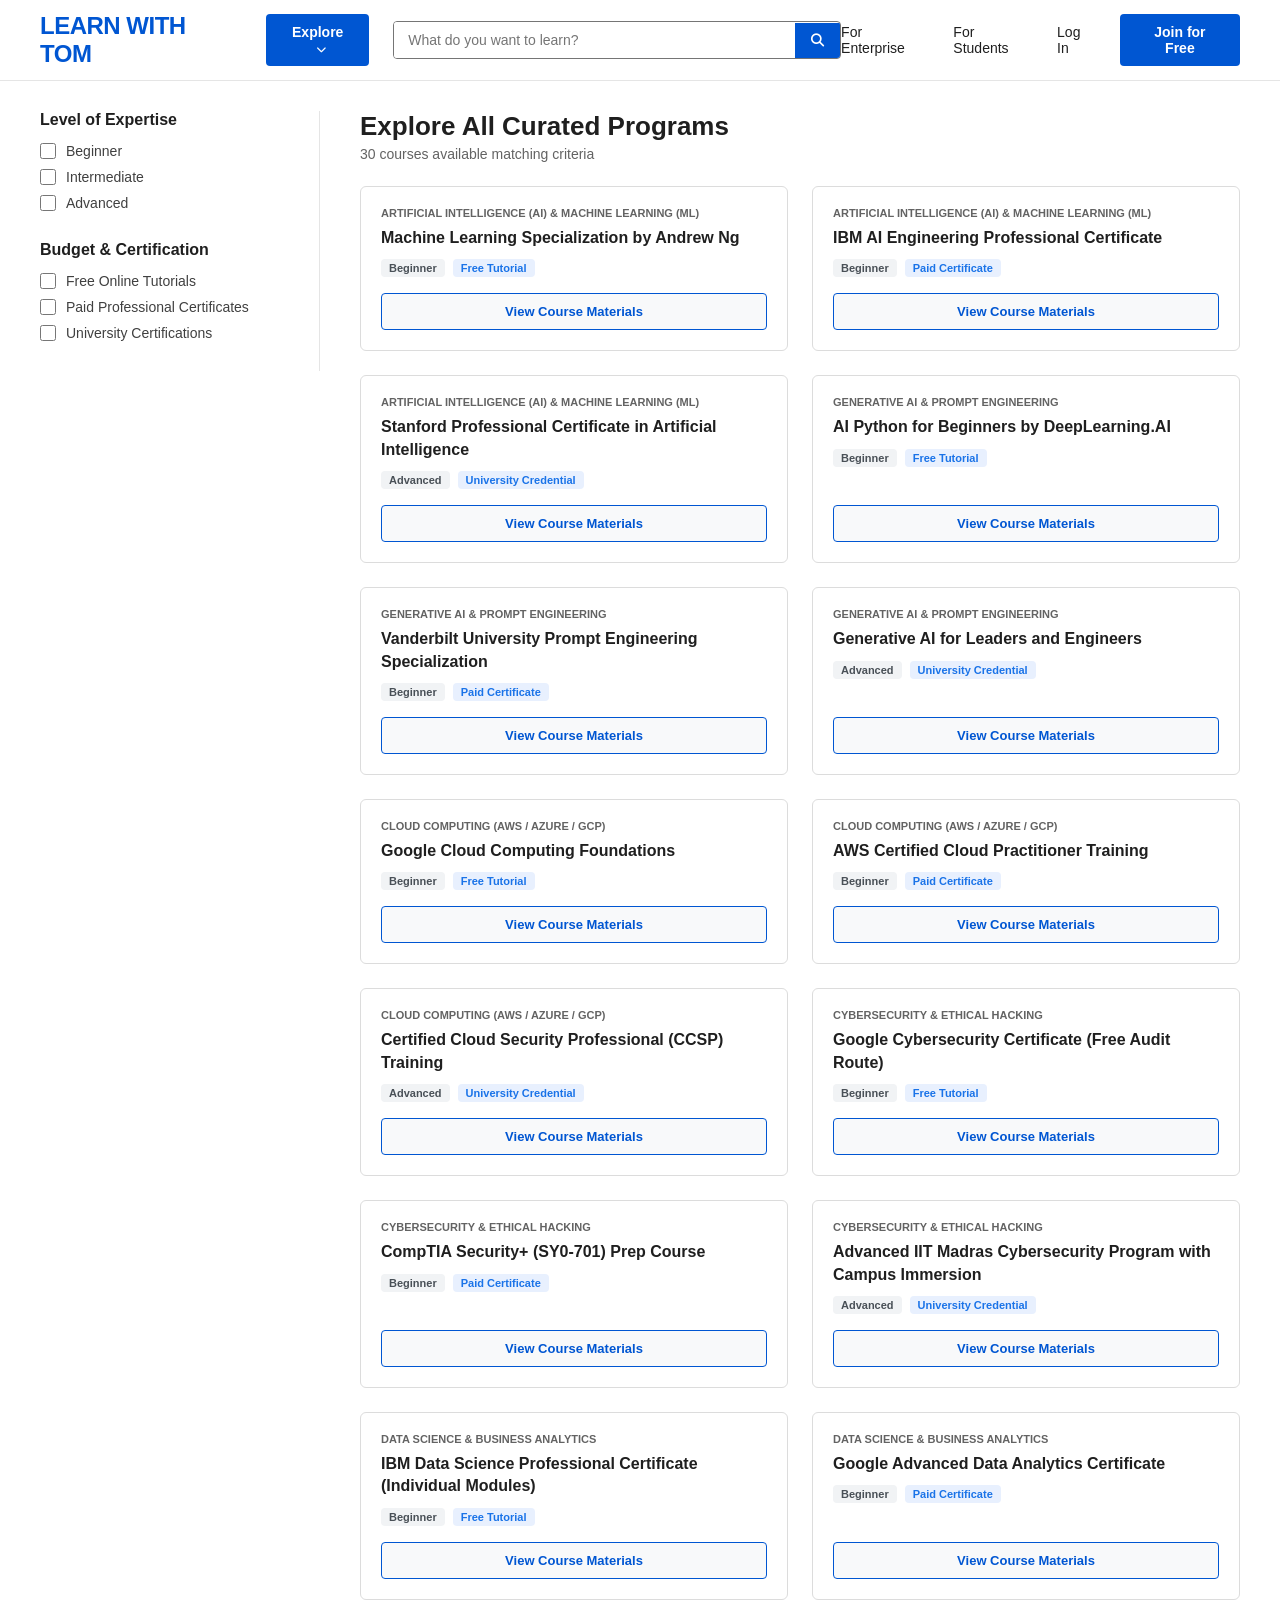
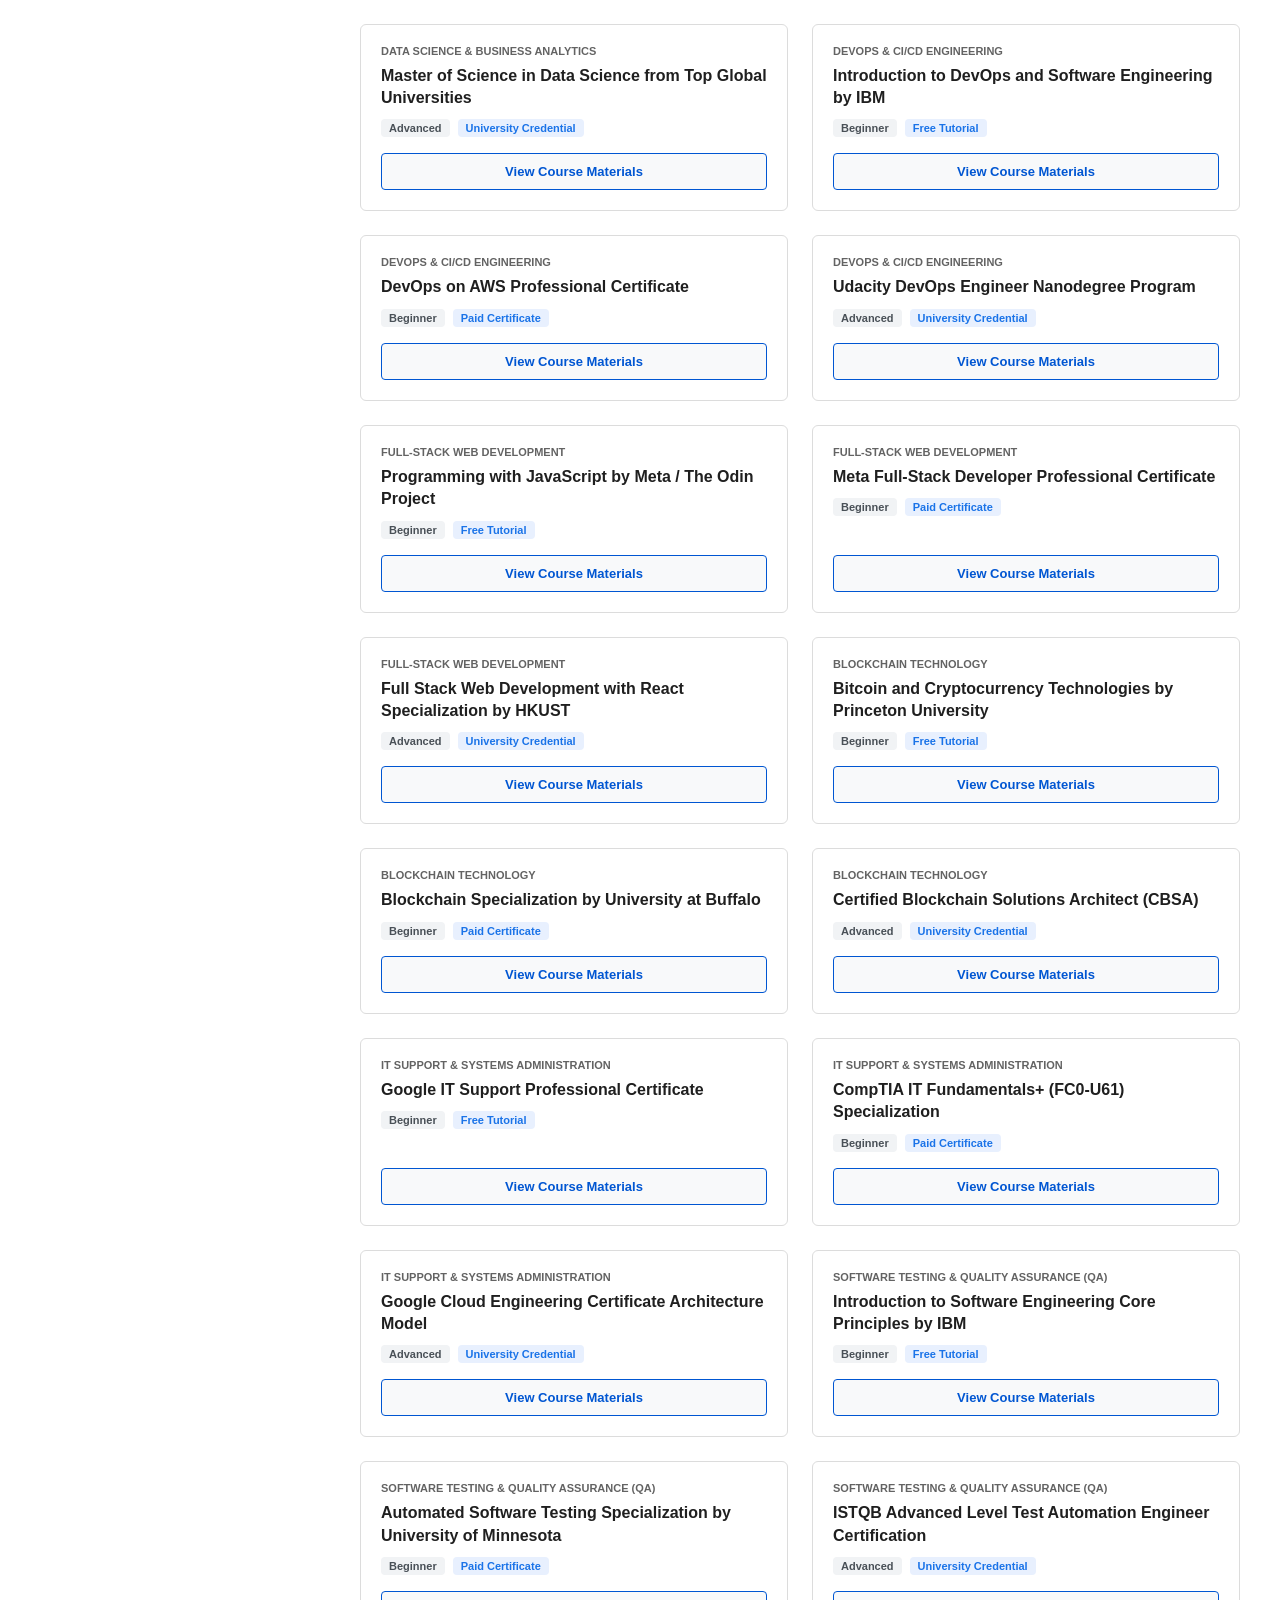
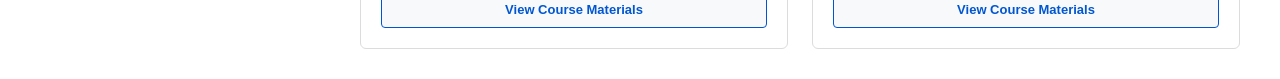
<file: index.html>
<!DOCTYPE html>
<html lang="en">
<head>
    <meta charset="UTF-8">
    <meta name="viewport" content="width=device-width, initial-scale=1.0">
    <title>LEARN WITH TOM | Search Results</title>
    <link rel="stylesheet" href="style.css">
    <link rel="stylesheet" href="https://cdnjs.cloudflare.com/ajax/libs/font-awesome/6.4.0/css/all.min.css">
</head>
<body>

    <header class="navbar">
        <div class="nav-left">
            <a href="index.html" class="logo">LEARN WITH TOM</a>
            <button class="btn-explore" id="exploreBtn">Explore <i class="fas fa-chevron-down"></i></button>
            <div class="search-container">
                <input type="text" placeholder="What do you want to learn?" id="searchInput">
                <button class="search-btn" id="searchBtn"><i class="fas fa-search"></i></button>
            </div>
        </div>
        <div class="nav-right">
            <a href="enterprise.html" class="nav-link">For Enterprise</a>
            <a href="students.html" class="nav-link">For Students</a>
            <a href="login.html" class="login-link">Log In</a>
            <a href="signup.html" class="btn-primary-link"><button class="btn-primary">Join for Free</button></a>
        </div>
    </header>

    <div class="results-layout">
        
        <aside class="filter-sidebar">
            <div class="filter-section">
                <h3>Level of Expertise</h3>
                <label class="filter-checkbox-label">
                    <input type="checkbox" class="filter-checkbox filter-level" value="Beginner"> Beginner
                </label>
                <label class="filter-checkbox-label">
                    <input type="checkbox" class="filter-checkbox filter-level" value="Intermediate"> Intermediate
                </label>
                <label class="filter-checkbox-label">
                    <input type="checkbox" class="filter-checkbox filter-level" value="Advanced"> Advanced
                </label>
            </div>

            <div class="filter-section">
                <h3>Budget & Certification</h3>
                <label class="filter-checkbox-label">
                    <input type="checkbox" class="filter-checkbox filter-budget" value="Free"> Free Online Tutorials
                </label>
                <label class="filter-checkbox-label">
                    <input type="checkbox" class="filter-checkbox filter-budget" value="Paid"> Paid Professional Certificates
                </label>
                <label class="filter-checkbox-label">
                    <input type="checkbox" class="filter-checkbox filter-budget" value="University"> University Certifications
                </label>
            </div>
        </aside>

        <main class="results-main-panel">
            <h2 id="searchQueryHeading">Showing Results for...</h2>
            <p id="resultsCount">0 courses found</p>
            
            <div id="courseResultsContainer" class="course-results-grid">
                </div>
        </main>
        
    </div>

    <script src="script.js"></script>
</body>
</html>
</file>
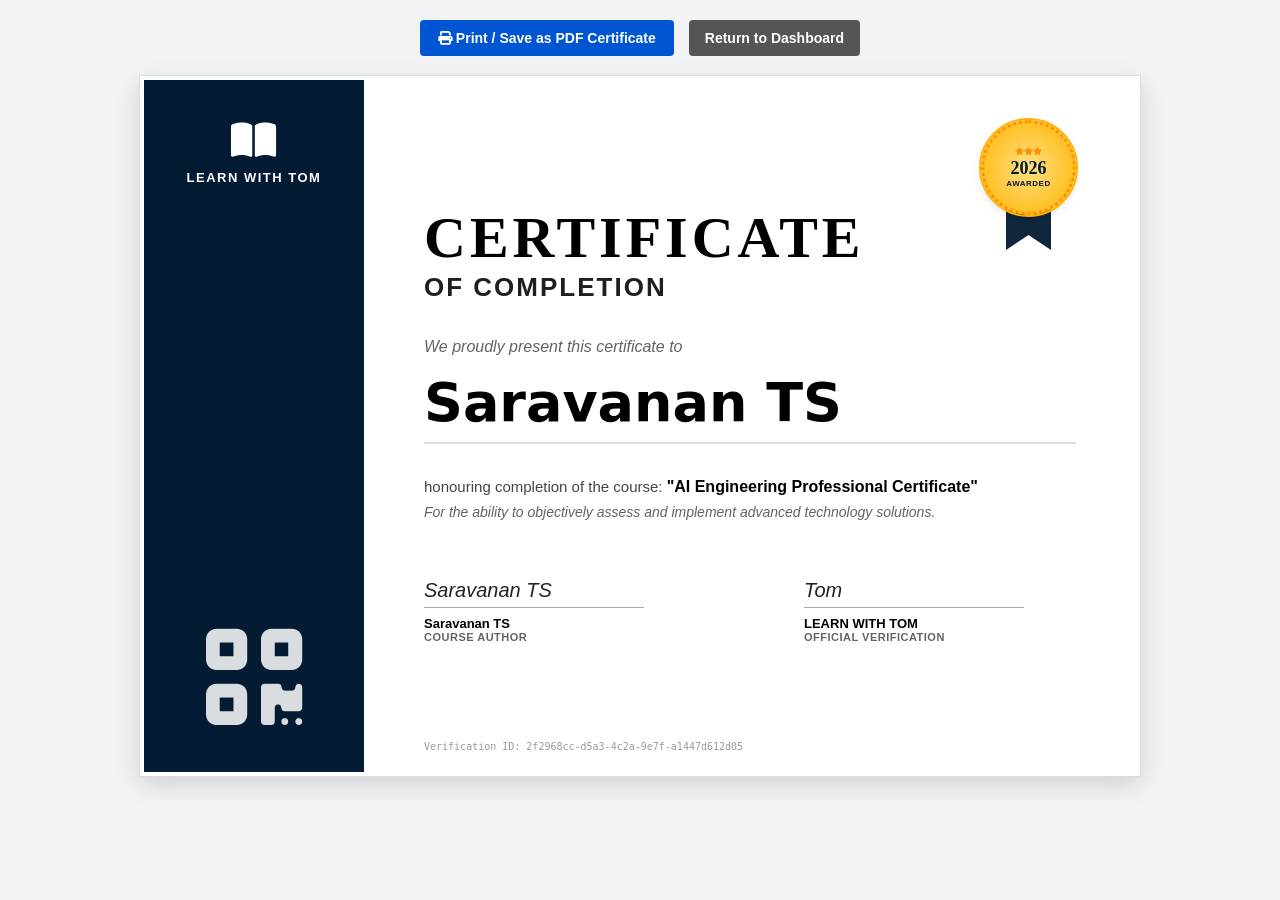
<file: certificate.html>
<!DOCTYPE html>
<html lang="en">
<head>
    <meta charset="UTF-8">
    <meta name="viewport" content="width=device-width, initial-scale=1.0">
    <title>TOM | Graduation Verification</title>
    <link rel="stylesheet" href="style.css">
    <link rel="stylesheet" href="https://cdnjs.cloudflare.com/ajax/libs/font-awesome/6.4.0/css/all.min.css">
</head>
<body style="background-color: #f1f3f5;">

    <div class="print-actions-toolbar">
        <button class="btn-primary" onclick="window.print();"><i class="fas fa-print"></i> Print / Save as PDF Certificate</button>
        <button class="btn-explore" onclick="window.location.href='dashboard.html';" style="background-color: #555;">Return to Dashboard</button>
    </div>

    <div class="certificate-canvas">
        
        <div class="cert-branding-sidebar">
            <div class="cert-logo-wrapper">
                <i class="fas fa-book-open"></i>
                <span>LEARN WITH TOM</span>
            </div>
            
            <div class="cert-qr-wrapper">
                <i class="fas fa-qrcode"></i>
            </div>
        </div>

        <div class="cert-content-body">
            
            <div class="cert-gold-badge-container">
                <div class="gold-seal-badge">
                    <span class="star-row"><i class="fas fa-star"></i><i class="fas fa-star"></i><i class="fas fa-star"></i></span>
                    <strong id="certYearDisplay">2026</strong>
                    <small>AWARDED</small>
                </div>
                <div class="ribbon-tail"></div>
            </div>

            <h1 class="cert-main-header">CERTIFICATE</h1>
            <h2 class="cert-sub-header">OF COMPLETION</h2>
            
            <p class="cert-intro-text">We proudly present this certificate to</p>
            
            <div class="cert-recipient-name" id="certStudentName">[Student Name]</div>
            
            <p class="cert-verification-declaration">
                honouring completion of the course: <strong id="certCourseTitle">"AI Engineering Professional Certificate"</strong><br>
                <span>For the ability to objectively assess and implement advanced technology solutions.</span>
            </p>

            <div class="cert-signature-row">
                <div class="sig-block">
                    <div class="sig-line script-font">Saravanan TS</div>
                    <strong>Saravanan TS</strong>
                    <span>COURSE AUTHOR</span>
                </div>
                <div class="sig-block">
                    <div class="sig-line script-font">Tom</div>
                    <strong>LEARN WITH TOM</strong>
                    <span>OFFICIAL VERIFICATION</span>
                </div>
            </div>

            <div class="cert-hash-tracker" id="certHashString">Verification ID: 2f1b8c69-d5a3-4c2a-9e7f-3b9d0a6f7e21</div>
        </div>
    </div>

    <script src="script.js"></script>
</body>
</html>
</file>
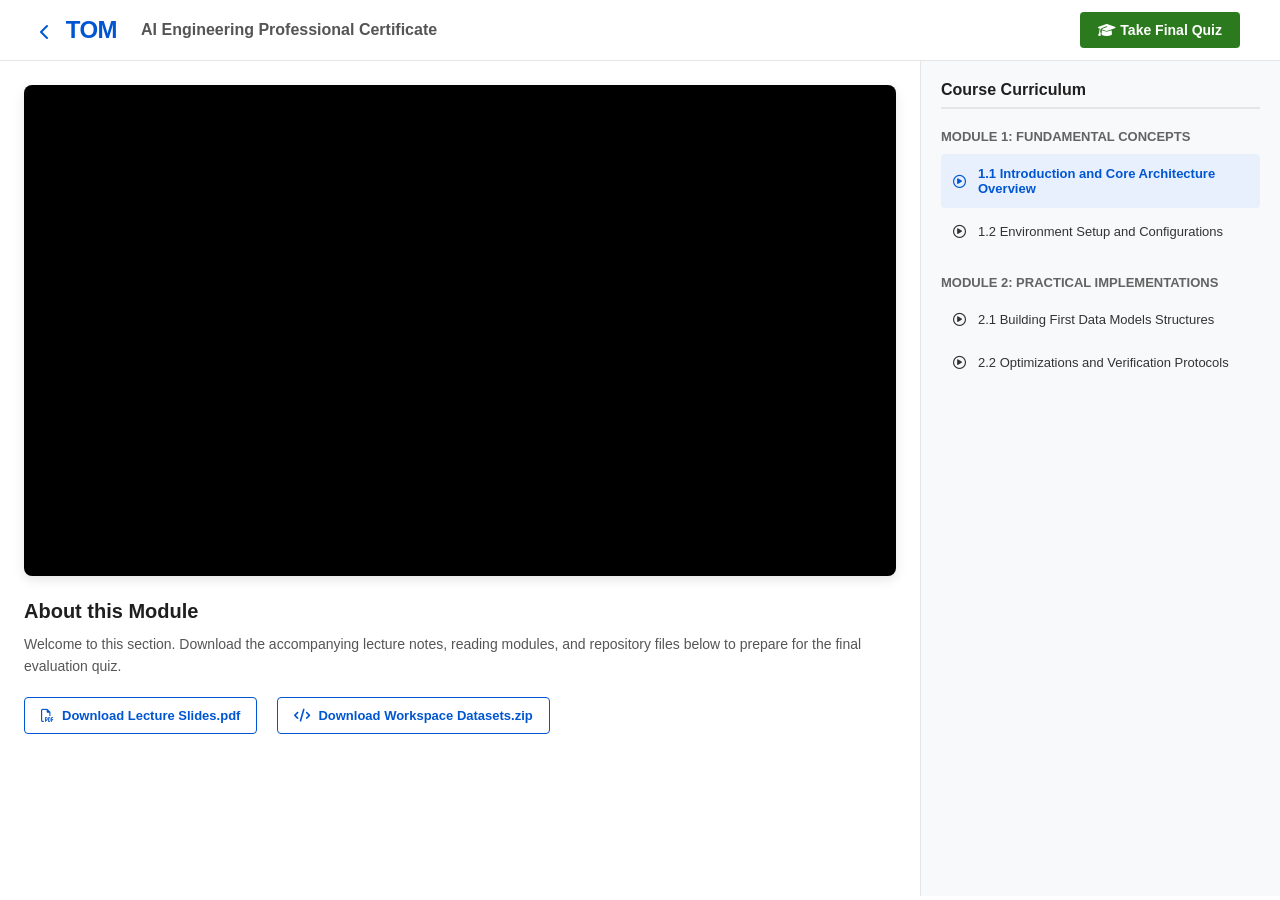
<file: course-content.html>
<!DOCTYPE html>
<html lang="en">
<head>
    <meta charset="UTF-8">
    <meta name="viewport" content="width=device-width, initial-scale=1.0">
    <title>TOM | Learning Workspace</title>
    <link rel="stylesheet" href="style.css">
    <link rel="stylesheet" href="https://cdnjs.cloudflare.com/ajax/libs/font-awesome/6.4.0/css/all.min.css">
</head>
<body>

    <header class="navbar">
        <div class="nav-left">
            <a href="dashboard.html" class="logo"><i class="fas fa-chevron-left" style="font-size: 16px; margin-right: 10px;"></i> TOM</a>
            <span id="workspaceCourseTitle" style="font-weight: 600; font-size: 16px; color: #555;">Course Workspace</span>
        </div>
        <div class="nav-right">
            <button class="btn-primary" id="openQuizBtn" style="background-color: #2b7a1d;"><i class="fas fa-graduation-cap"></i> Take Final Quiz</button>
        </div>
    </header>

    <div class="workspace-layout">
        
        <main class="video-main-panel">
            <div class="video-wrapper">
                <iframe id="videoPlayer" src="https://www.youtube.com/embed/dQw4w9WgXcQ" title="Course Lecture Player" frameborder="0" allowfullscreen></iframe>
            </div>
            <div class="materials-tab">
                <h3>About this Module</h3>
                <p>Welcome to this section. Download the accompanying lecture notes, reading modules, and repository files below to prepare for the final evaluation quiz.</p>
                <div class="download-resources">
                    <a href="#" class="resource-link"><i class="far fa-file-pdf"></i> Download Lecture Slides.pdf</a>
                    <a href="#" class="resource-link"><i class="fas fa-code"></i> Download Workspace Datasets.zip</a>
                </div>
            </div>
        </main>

        <aside class="syllabus-sidebar">
            <h3>Course Curriculum</h3>
            
            <div class="module-group">
                <div class="module-group-header">Module 1: Fundamental Concepts</div>
                <div class="lecture-item item-active" data-video="https://www.youtube.com/embed/dQw4w9WgXcQ">
                    <i class="far fa-play-circle"></i> <span>1.1 Introduction and Core Architecture Overview</span>
                </div>
                <div class="lecture-item" data-video="https://www.youtube.com/embed/tgbNymZ7vqY">
                    <i class="far fa-play-circle"></i> <span>1.2 Environment Setup and Configurations</span>
                </div>
            </div>

            <div class="module-group">
                <div class="module-group-header">Module 2: Practical Implementations</div>
                <div class="lecture-item" data-video="https://www.youtube.com/embed/dQw4w9WgXcQ">
                    <i class="far fa-play-circle"></i> <span>2.1 Building First Data Models Structures</span>
                </div>
                <div class="lecture-item" data-video="https://www.youtube.com/embed/tgbNymZ7vqY">
                    <i class="far fa-play-circle"></i> <span>2.2 Optimizations and Verification Protocols</span>
                </div>
            </div>
        </aside>
    </div>

    <div class="quiz-modal-overlay" id="quizModal">
        <div class="quiz-card">
            <div class="quiz-header">
                <h2>Final Evaluation Quiz</h2>
                <button class="close-modal-btn" id="closeQuizBtn">&times;</button>
            </div>
            <form id="evaluationQuizForm">
                <p class="quiz-instruction">Answer the following comprehensive structural baseline question correctly to unlock graduation certification:</p>
                
                <div class="quiz-question-block">
                    <p class="question-text"><strong>Question 1:</strong> Which option represents the primary mechanism used to handle cross-page routing parameters safely inside basic static modern browsers?</p>
                    <label class="quiz-radio-option">
                        <input type="radio" name="q1" value="wrong1" required> Application memory state local cache files
                    </label>
                    <label class="quiz-radio-option">
                        <input type="radio" name="q1" value="correct"> URL Query Parameters via URLSearchParams API
                    </label>
                    <label class="quiz-radio-option">
                        <input type="radio" name="q1" value="wrong2"> Standard CSS pseudo-element injection rules
                    </label>
                </div>

                <button type="submit" class="btn-primary form-submit-btn" style="background-color: #2b7a1d;">Submit Evaluation Answers</button>
            </form>
        </div>
    </div>

    <script src="script.js"></script>
</body>
</html>
</file>
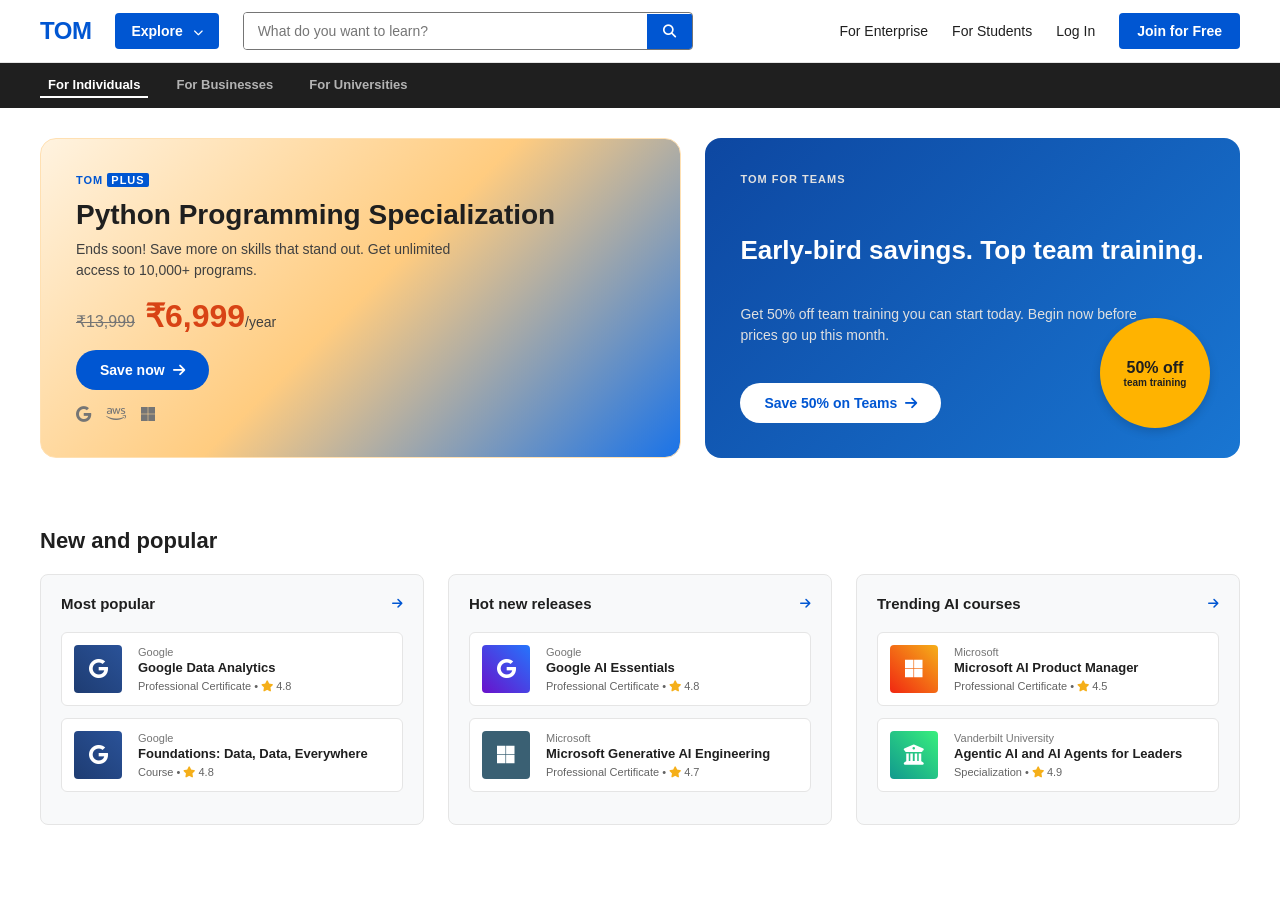
<file: course-detail.html>
<!DOCTYPE html>
<html lang="en">
<head>
    <meta charset="UTF-8">
    <meta name="viewport" content="width=device-width, initial-scale=1.0">
    <title>TOM | Course Details</title>
    <link rel="stylesheet" href="style.css">
    <link rel="stylesheet" href="https://cdnjs.cloudflare.com/ajax/libs/font-awesome/6.4.0/css/all.min.css">
</head>
<body>

    <header class="navbar">
        <div class="nav-left">
            <a href="index.html" class="logo">TOM</a>
            <button class="btn-explore" id="exploreBtn">Explore <i class="fas fa-chevron-down"></i></button>
            <div class="search-container">
                <input type="text" placeholder="What do you want to learn?" id="searchInput">
                <button class="search-btn" id="searchBtn"><i class="fas fa-search"></i></button>
            </div>
        </div>
        <div class="nav-right">
            <a href="enterprise.html" class="nav-link">For Enterprise</a>
            <a href="students.html" class="nav-link">For Students</a>
            <a href="login.html" class="login-link">Log In</a>
            <a href="signup.html" class="btn-primary-link"><button class="btn-primary">Join for Free</button></a>
        </div>
    </header>

    <nav class="sub-nav-tabs">
        <div class="tabs-container">
            <a href="#" class="tab-item active">For Individuals</a>
            <a href="enterprise.html" class="tab-item">For Businesses</a>
            <a href="students.html" class="tab-item">For Universities</a>
        </div>
    </nav>

    <section class="detail-hero-wrapper">
        <div class="detail-grid-container">
            
            <div class="promo-banner-card plus-tier">
                <div class="tier-tag">TOM <span>PLUS</span></div>
                <h1 id="courseMainTitle">Python Programming Specialization</h1>
                <p>Ends soon! Save more on skills that stand out. Get unlimited access to 10,000+ programs.</p>
                <div class="price-display">
                    <span class="old-price">₹13,999</span>
                    <span class="current-price">₹6,999<small>/year</small></span>
                </div>
                <button class="btn-action-banner text-light">Save now <i class="fas fa-arrow-right"></i></button>
                <div class="partner-logos-mini">
                    <i class="fab fa-google"></i>
                    <i class="fab fa-aws"></i>
                    <i class="fab fa-microsoft"></i>
                    <i class="fab fa-ibm"></i>
                </div>
            </div>

            <div class="promo-banner-card teams-tier">
                <div class="tier-tag grey">TOM FOR TEAMS</div>
                <h2>Early-bird savings. Top team training.</h2>
                <p>Get 50% off team training you can start today. Begin now before prices go up this month.</p>
                <div class="discount-badge-circle">
                    <strong>50% off</strong>
                    <span>team training</span>
                </div>
                <button class="btn-action-banner text-blue">Save 50% on Teams <i class="fas fa-arrow-right"></i></button>
            </div>

        </div>
    </section>

    <section class="suggestions-section">
        <h2 class="shelf-title">New and popular</h2>
        
        <div class="shelves-container-grid">
            
            <div class="shelf-column">
                <div class="shelf-header"><h3>Most popular</h3> <i class="fas fa-arrow-right"></i></div>
                
                <div class="mini-course-row">
                    <div class="mini-img-box blue-gradient"><i class="fab fa-google"></i></div>
                    <div class="mini-info">
                        <span class="provider">Google</span>
                        <h4>Google Data Analytics</h4>
                        <span class="type-rating">Professional Certificate • <i class="fas fa-star text-gold"></i> 4.8</span>
                    </div>
                </div>

                <div class="mini-course-row">
                    <div class="mini-img-box blue-gradient"><i class="fab fa-google"></i></div>
                    <div class="mini-info">
                        <span class="provider">Google</span>
                        <h4>Foundations: Data, Data, Everywhere</h4>
                        <span class="type-rating">Course • <i class="fas fa-star text-gold"></i> 4.8</span>
                    </div>
                </div>
            </div>

            <div class="shelf-column">
                <div class="shelf-header"><h3>Hot new releases</h3> <i class="fas fa-arrow-right"></i></div>
                
                <div class="mini-course-row">
                    <div class="mini-img-box purple-gradient"><i class="fab fa-google"></i></div>
                    <div class="mini-info">
                        <span class="provider">Google</span>
                        <h4>Google AI Essentials</h4>
                        <span class="type-rating">Professional Certificate • <i class="fas fa-star text-gold"></i> 4.8</span>
                    </div>
                </div>

                <div class="mini-course-row">
                    <div class="mini-img-box dark-gradient"><i class="fab fa-microsoft"></i></div>
                    <div class="mini-info">
                        <span class="provider">Microsoft</span>
                        <h4>Microsoft Generative AI Engineering</h4>
                        <span class="type-rating">Professional Certificate • <i class="fas fa-star text-gold"></i> 4.7</span>
                    </div>
                </div>
            </div>

            <div class="shelf-column">
                <div class="shelf-header"><h3>Trending AI courses</h3> <i class="fas fa-arrow-right"></i></div>
                
                <div class="mini-course-row">
                    <div class="mini-img-box orange-gradient"><i class="fab fa-microsoft"></i></div>
                    <div class="mini-info">
                        <span class="provider">Microsoft</span>
                        <h4>Microsoft AI Product Manager</h4>
                        <span class="type-rating">Professional Certificate • <i class="fas fa-star text-gold"></i> 4.5</span>
                    </div>
                </div>

                <div class="mini-course-row">
                    <div class="mini-img-box color-gradient"><i class="fas fa-university"></i></div>
                    <div class="mini-info">
                        <span class="provider">Vanderbilt University</span>
                        <h4>Agentic AI and AI Agents for Leaders</h4>
                        <span class="type-rating">Specialization • <i class="fas fa-star text-gold"></i> 4.9</span>
                    </div>
                </div>
            </div>

        </div>
    </section>

    <script src="script.js"></script>
</body>
</html>
</file>
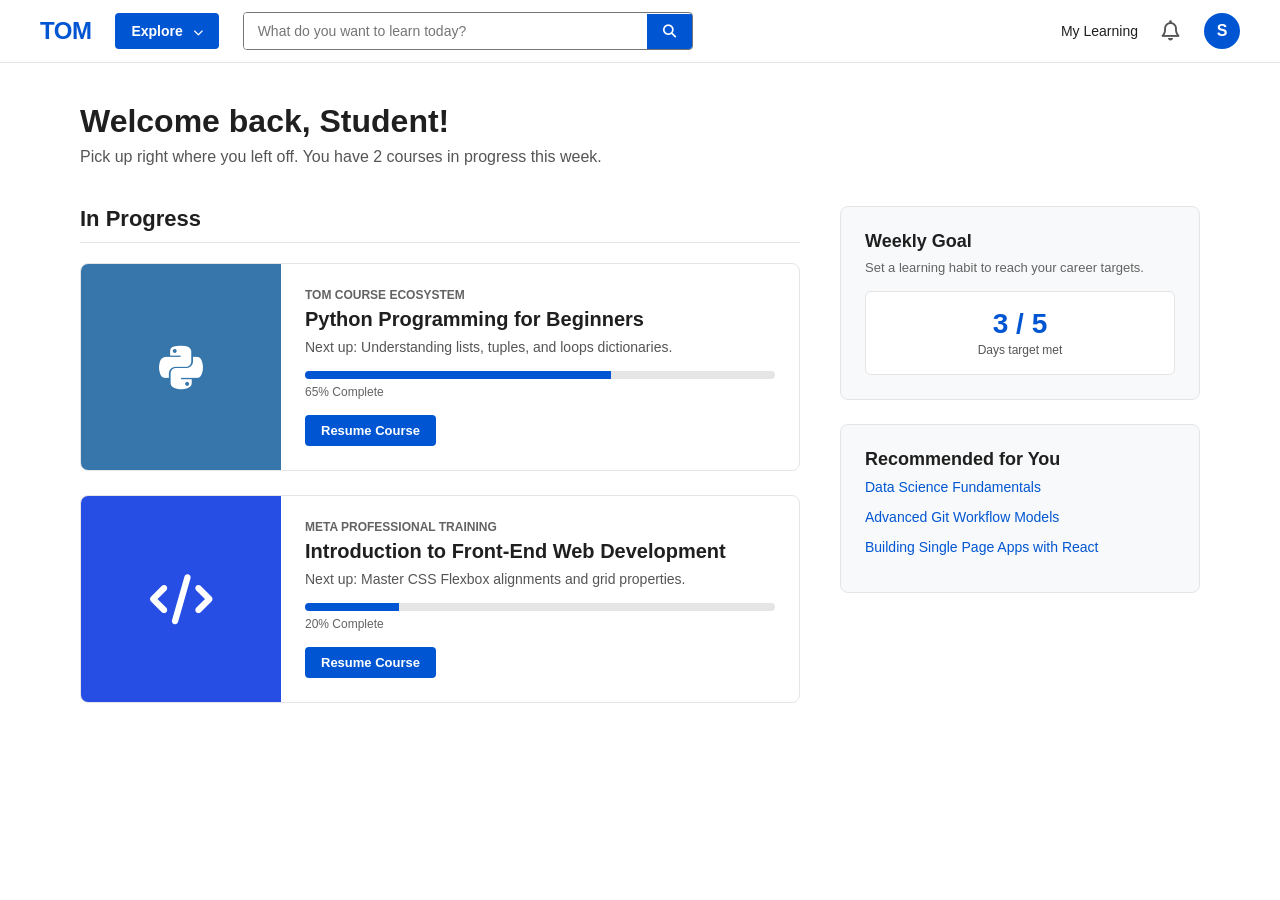
<file: dashboard.html>
<!DOCTYPE html>
<html lang="en">
<head>
    <meta charset="UTF-8">
    <meta name="viewport" content="width=device-width, initial-scale=1.0">
    <title>TOM | My Dashboard</title>
    <link rel="stylesheet" href="style.css">
    <link rel="stylesheet" href="https://cdnjs.cloudflare.com/ajax/libs/font-awesome/6.4.0/css/all.min.css">
</head>
<body>

    <header class="navbar">
        <div class="nav-left">
            <a href="dashboard.html" class="logo">TOM</a>
            <button class="btn-explore" id="exploreBtn">Explore <i class="fas fa-chevron-down"></i></button>
            <div class="search-container">
                <input type="text" placeholder="What do you want to learn today?" id="searchInput">
                <button class="search-btn" id="searchBtn"><i class="fas fa-search"></i></button>
            </div>
        </div>
        <div class="nav-right">
            <a href="#" class="nav-link">My Learning</a>
            <a href="#" class="notification-icon"><i class="far fa-bell" style="font-size: 20px; color: #555;"></i></a>
            <div class="user-avatar">S</div>
        </div>
    </header>

    <main class="dashboard-container">
        
        <section class="welcome-banner">
            <h1>Welcome back, Student!</h1>
            <p>Pick up right where you left off. You have 2 courses in progress this week.</p>
        </section>

        <div class="dashboard-grid">
            
            <section class="main-dashboard-content">
                <h2 class="section-title">In Progress</h2>
                
                <div class="course-card-horizontal">
                    <div class="course-image-placeholder python-bg">
                        <i class="fab fa-python"></i>
                    </div>
                    <div class="course-card-details">
                        <span class="partner-tag">TOM Course Ecosystem</span>
                        <h3>Python Programming for Beginners</h3>
                        <p>Next up: Understanding lists, tuples, and loops dictionaries.</p>
                        <div class="progress-container">
                            <div class="progress-bar" style="width: 65%;"></div>
                        </div>
                        <span class="progress-text">65% Complete</span>
                        <button class="btn-primary resume-btn">Resume Course</button>
                    </div>
                </div>

                <div class="course-card-horizontal">
                    <div class="course-image-placeholder web-bg">
                        <i class="fas fa-code"></i>
                    </div>
                    <div class="course-card-details">
                        <span class="partner-tag">Meta Professional Training</span>
                        <h3>Introduction to Front-End Web Development</h3>
                        <p>Next up: Master CSS Flexbox alignments and grid properties.</p>
                        <div class="progress-container">
                            <div class="progress-bar" style="width: 20%;"></div>
                        </div>
                        <span class="progress-text">20% Complete</span>
                        <button class="btn-primary resume-btn">Resume Course</button>
                    </div>
                </div>
            </section>

            <aside class="dashboard-sidebar">
                <div class="sidebar-card">
                    <h3>Weekly Goal</h3>
                    <p class="goal-subtext">Set a learning habit to reach your career targets.</p>
                    <div class="stat-box">
                        <span class="stat-number">3 / 5</span>
                        <span class="stat-label">Days target met</span>
                    </div>
                </div>

                <div class="sidebar-card">
                    <h3>Recommended for You</h3>
                    <ul class="recommendation-list">
                        <li><a href="#">Data Science Fundamentals</a></li>
                        <li><a href="#">Advanced Git Workflow Models</a></li>
                        <li><a href="#">Building Single Page Apps with React</a></li>
                    </ul>
                </div>
            </aside>

        </div>
    </main>

    <script src="script.js"></script>
</body>
</html>
</file>
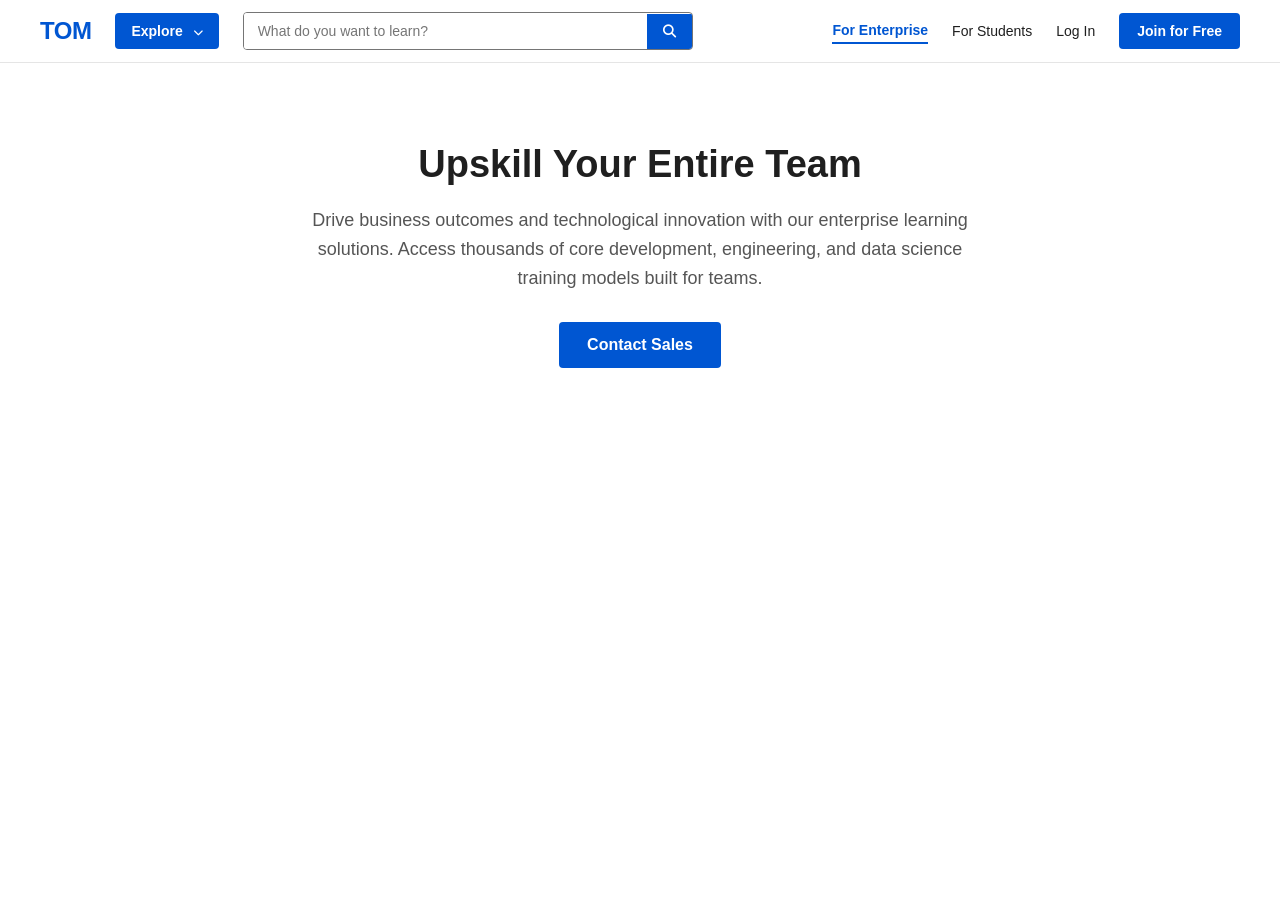
<file: enterprise.html>
<!DOCTYPE html>
<html lang="en">
<head>
    <meta charset="UTF-8">
    <meta name="viewport" content="width=device-width, initial-scale=1.0">
    <title>TOM | For Enterprise</title>
    <link rel="stylesheet" href="style.css">
    <link rel="stylesheet" href="https://cdnjs.cloudflare.com/ajax/libs/font-awesome/6.4.0/css/all.min.css">
</head>
<body>

    <header class="navbar">
        <div class="nav-left">
            <a href="index.html" class="logo">TOM</a>
            <button class="btn-explore" id="exploreBtn">Explore <i class="fas fa-chevron-down"></i></button>
            <div class="search-container">
                <input type="text" placeholder="What do you want to learn?" id="searchInput">
                <button class="search-btn" id="searchBtn"><i class="fas fa-search"></i></button>
            </div>
        </div>
        <div class="nav-right">
            <a href="enterprise.html" class="nav-link active">For Enterprise</a>
            <a href="students.html" class="nav-link">For Students</a>
            <a href="login.html" class="login-link">Log In</a>
            <a href="signup.html" class="btn-primary-link"><button class="btn-primary">Join for Free</button></a>
        </div>
    </header>

    <main class="page-content">
        <h1>Upskill Your Entire Team</h1>
        <p>Drive business outcomes and technological innovation with our enterprise learning solutions. Access thousands of core development, engineering, and data science training models built for teams.</p>
        <div class="action-wrapper">
            <button class="btn-explore" style="padding: 14px 28px; font-size: 16px;">Contact Sales</button>
        </div>
    </main>

    <script src="script.js"></script>
</body>
</html>
</file>
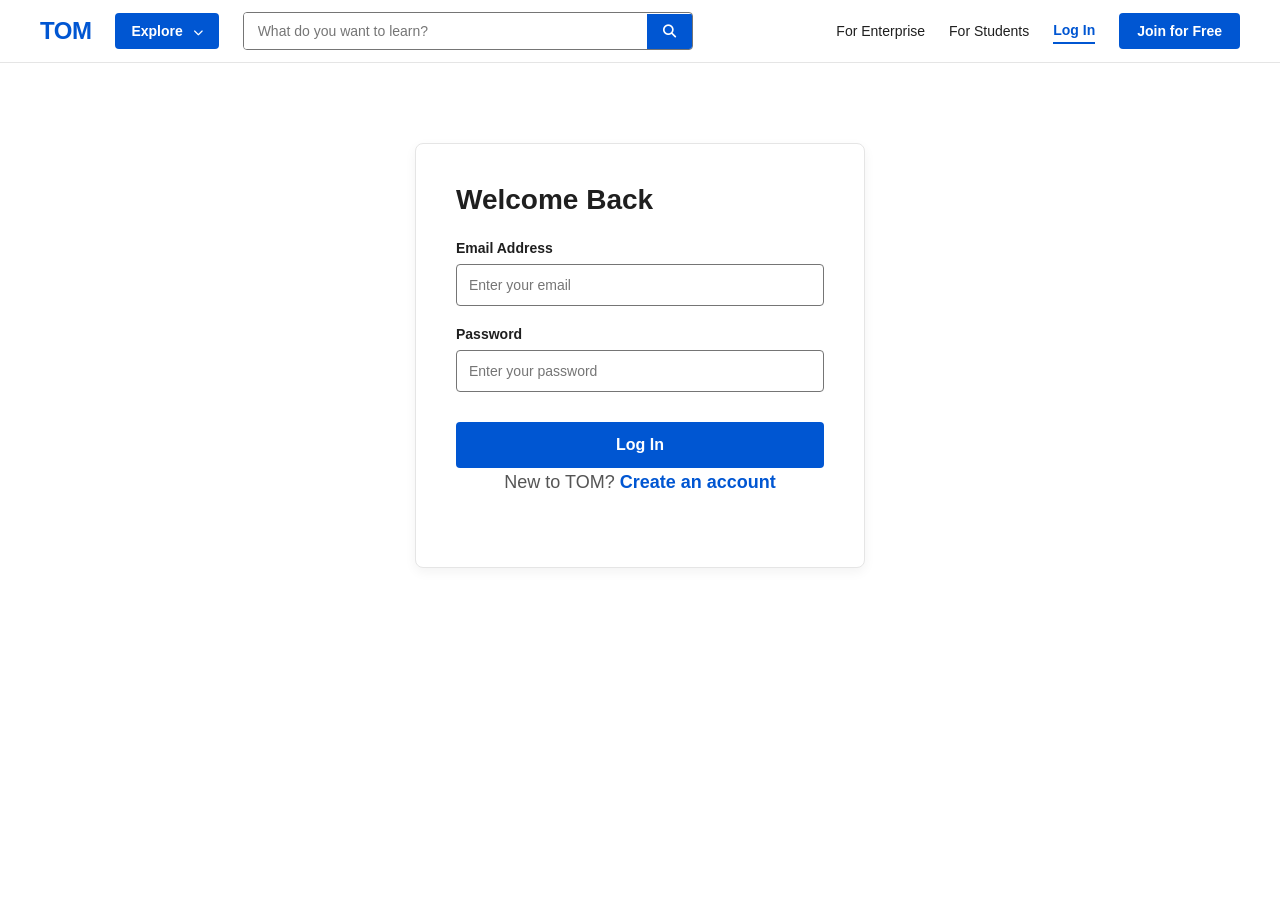
<file: login.html>
<!DOCTYPE html>
<html lang="en">
<head>
    <meta charset="UTF-8">
    <meta name="viewport" content="width=device-width, initial-scale=1.0">
    <title>TOM | Log In</title>
    <link rel="stylesheet" href="style.css">
    <link rel="stylesheet" href="https://cdnjs.cloudflare.com/ajax/libs/font-awesome/6.4.0/css/all.min.css">
</head>
<body>

    <header class="navbar">
        <div class="nav-left">
            <a href="index.html" class="logo">TOM</a>
            <button class="btn-explore" id="exploreBtn">Explore <i class="fas fa-chevron-down"></i></button>
            <div class="search-container">
                <input type="text" placeholder="What do you want to learn?" id="searchInput">
                <button class="search-btn" id="searchBtn"><i class="fas fa-search"></i></button>
            </div>
        </div>
        <div class="nav-right">
            <a href="enterprise.html" class="nav-link">For Enterprise</a>
            <a href="students.html" class="nav-link">For Students</a>
            <a href="login.html" class="login-link active">Log In</a>
            <a href="signup.html" class="btn-primary-link"><button class="btn-primary">Join for Free</button></a>
        </div>
    </header>

    <main class="page-content">
        <div class="form-card">
            <h2>Welcome Back</h2>
            <form id="loginForm">
                <div class="input-group">
                    <label for="email">Email Address</label>
                    <input type="email" id="email" required placeholder="Enter your email">
                </div>
                <div class="input-group">
                    <label for="password">Password</label>
                    <input type="password" id="password" required placeholder="Enter your password">
                </div>
                <button type="submit" class="btn-primary form-submit-btn">Log In</button>
            </form>
            <p class="form-footer-text">New to TOM? <a href="signup.html">Create an account</a></p>
        </div>
    </main>

    <script src="script.js"></script>
</body>
</html>
</file>
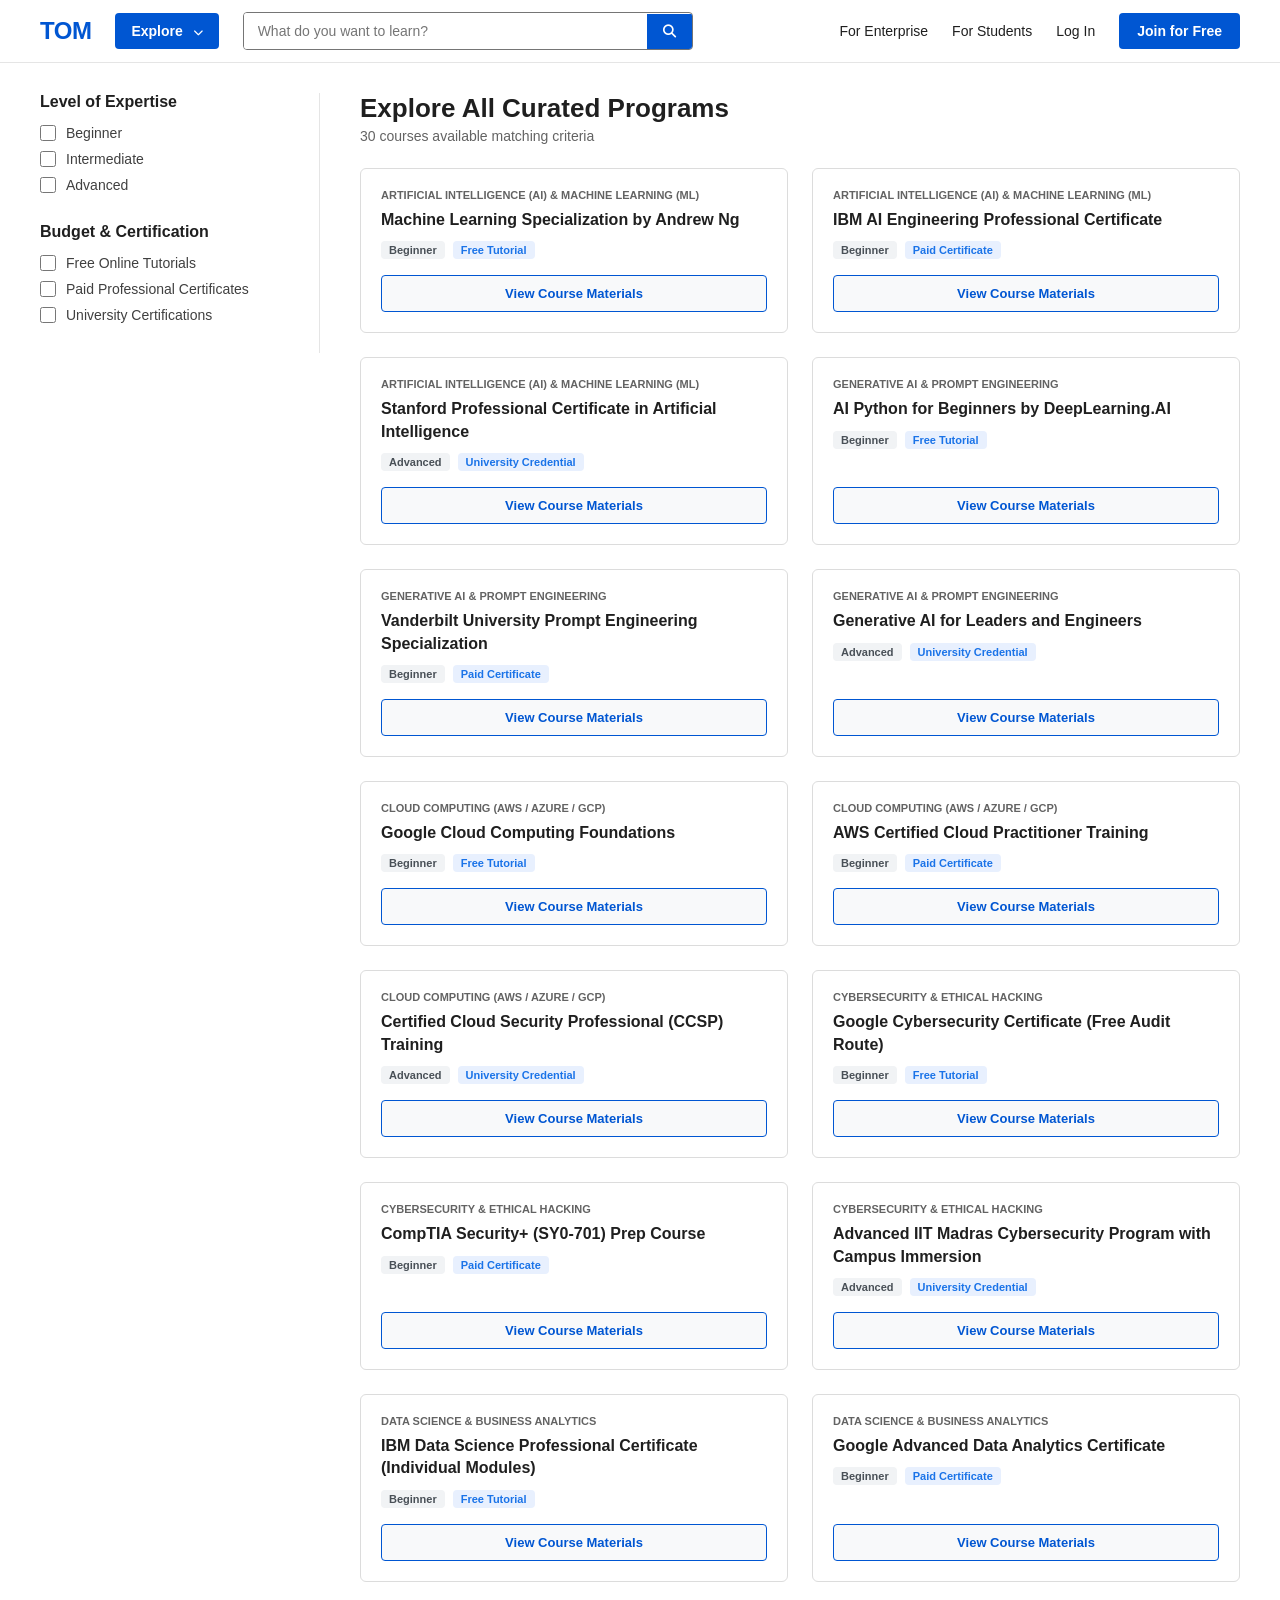
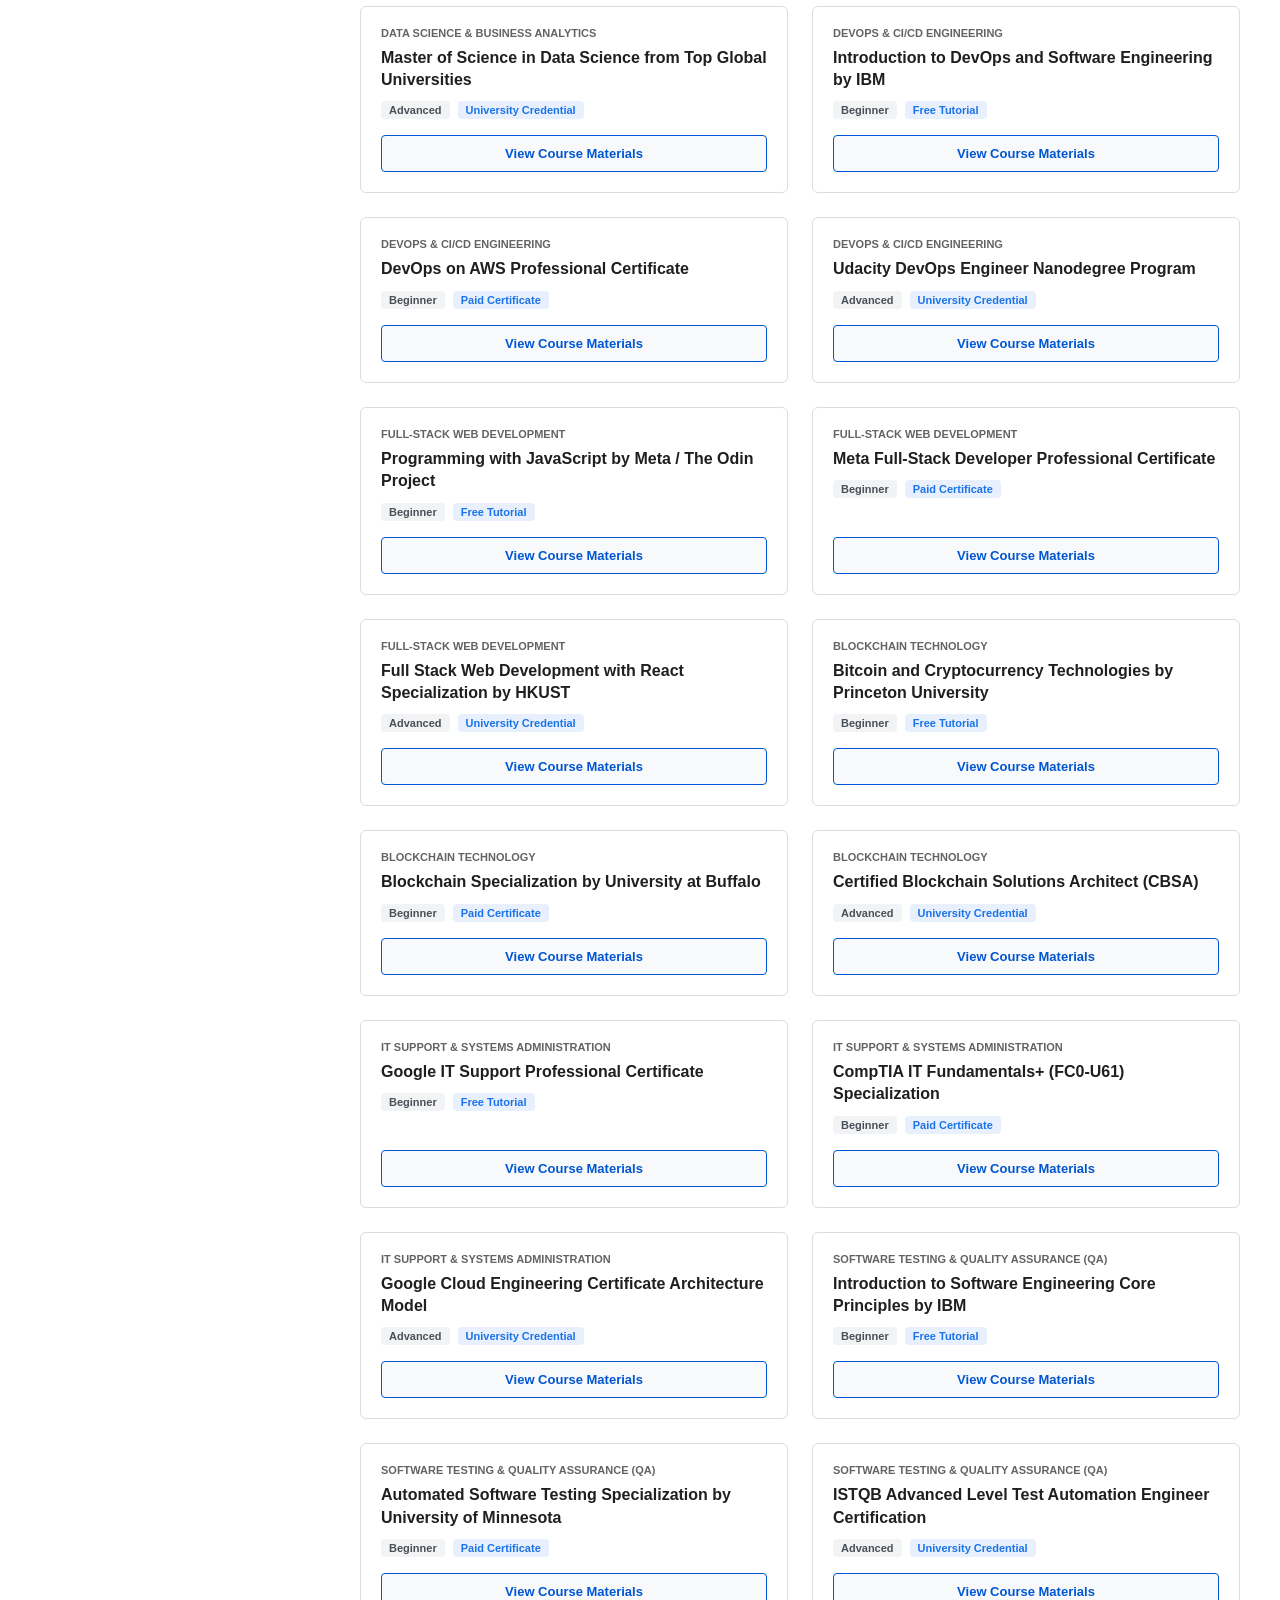
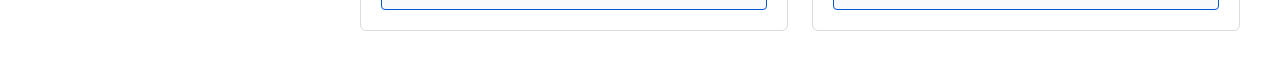
<file: results.html>
<!DOCTYPE html>
<html lang="en">
<head>
    <meta charset="UTF-8">
    <meta name="viewport" content="width=device-width, initial-scale=1.0">
    <title>TOM | Search Results</title>
    <link rel="stylesheet" href="style.css">
    <link rel="stylesheet" href="https://cdnjs.cloudflare.com/ajax/libs/font-awesome/6.4.0/css/all.min.css">
</head>
<body>

    <header class="navbar">
        <div class="nav-left">
            <a href="index.html" class="logo">TOM</a>
            <button class="btn-explore" id="exploreBtn">Explore <i class="fas fa-chevron-down"></i></button>
            <div class="search-container">
                <input type="text" placeholder="What do you want to learn?" id="searchInput">
                <button class="search-btn" id="searchBtn"><i class="fas fa-search"></i></button>
            </div>
        </div>
        <div class="nav-right">
            <a href="enterprise.html" class="nav-link">For Enterprise</a>
            <a href="students.html" class="nav-link">For Students</a>
            <a href="login.html" class="login-link">Log In</a>
            <a href="signup.html" class="btn-primary-link"><button class="btn-primary">Join for Free</button></a>
        </div>
    </header>

    <div class="results-layout">
        
        <aside class="filter-sidebar">
            <div class="filter-section">
                <h3>Level of Expertise</h3>
                <label class="filter-checkbox-label">
                    <input type="checkbox" class="filter-checkbox filter-level" value="Beginner"> Beginner
                </label>
                <label class="filter-checkbox-label">
                    <input type="checkbox" class="filter-checkbox filter-level" value="Intermediate"> Intermediate
                </label>
                <label class="filter-checkbox-label">
                    <input type="checkbox" class="filter-checkbox filter-level" value="Advanced"> Advanced
                </label>
            </div>

            <div class="filter-section">
                <h3>Budget & Certification</h3>
                <label class="filter-checkbox-label">
                    <input type="checkbox" class="filter-checkbox filter-budget" value="Free"> Free Online Tutorials
                </label>
                <label class="filter-checkbox-label">
                    <input type="checkbox" class="filter-checkbox filter-budget" value="Paid"> Paid Professional Certificates
                </label>
                <label class="filter-checkbox-label">
                    <input type="checkbox" class="filter-checkbox filter-budget" value="University"> University Certifications
                </label>
            </div>
        </aside>

        <main class="results-main-panel">
            <h2 id="searchQueryHeading">Showing Results for...</h2>
            <p id="resultsCount">0 courses found</p>
            
            <div id="courseResultsContainer" class="course-results-grid">
                </div>
        </main>
        
    </div>

    <script src="script.js"></script>
</body>
</html>
</file>
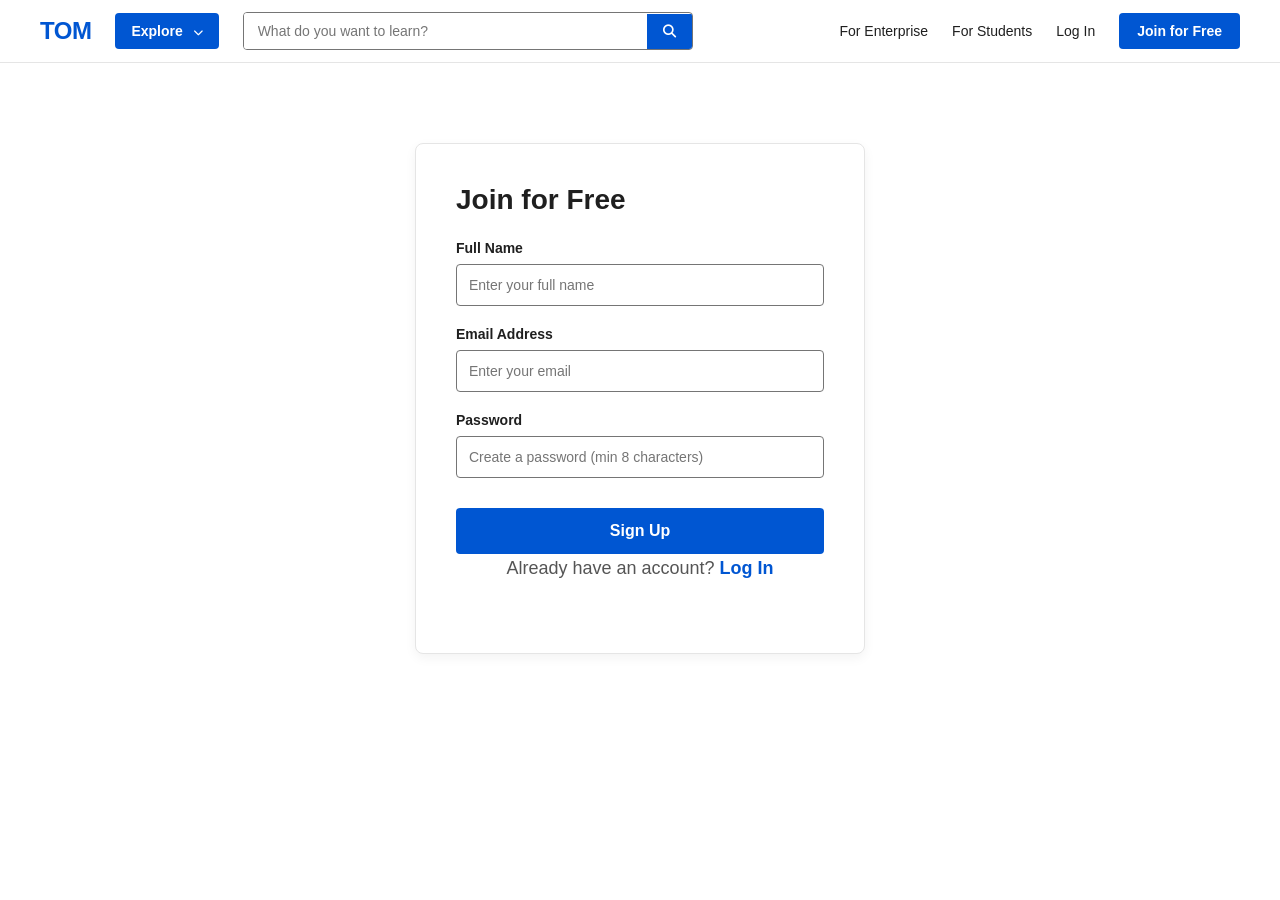
<file: signup.html>
<!DOCTYPE html>
<html lang="en">
<head>
    <meta charset="UTF-8">
    <meta name="viewport" content="width=device-width, initial-scale=1.0">
    <title>TOM | Sign Up</title>
    <link rel="stylesheet" href="style.css">
    <link rel="stylesheet" href="https://cdnjs.cloudflare.com/ajax/libs/font-awesome/6.4.0/css/all.min.css">
</head>
<body>

    <header class="navbar">
        <div class="nav-left">
            <a href="index.html" class="logo">TOM</a>
            <button class="btn-explore" id="exploreBtn">Explore <i class="fas fa-chevron-down"></i></button>
            <div class="search-container">
                <input type="text" placeholder="What do you want to learn?" id="searchInput">
                <button class="search-btn" id="searchBtn"><i class="fas fa-search"></i></button>
            </div>
        </div>
        <div class="nav-right">
            <a href="enterprise.html" class="nav-link">For Enterprise</a>
            <a href="students.html" class="nav-link">For Students</a>
            <a href="login.html" class="login-link">Log In</a>
            <a href="signup.html" class="btn-primary-link active-btn"><button class="btn-primary">Join for Free</button></a>
        </div>
    </header>

    <main class="page-content">
        <div class="form-card">
            <h2>Join for Free</h2>
            <form id="signupForm">
                <div class="input-group">
                    <label for="fullName">Full Name</label>
                    <input type="text" id="fullName" required placeholder="Enter your full name">
                </div>
                <div class="input-group">
                    <label for="email">Email Address</label>
                    <input type="email" id="email" required placeholder="Enter your email">
                </div>
                <div class="input-group">
                    <label for="password">Password</label>
                    <input type="password" id="password" required placeholder="Create a password (min 8 characters)">
                </div>
                <button type="submit" class="btn-primary form-submit-btn">Sign Up</button>
            </form>
            <p class="form-footer-text">Already have an account? <a href="login.html">Log In</a></p>
        </div>
    </main>

    <script src="script.js"></script>
</body>
</html>
</file>
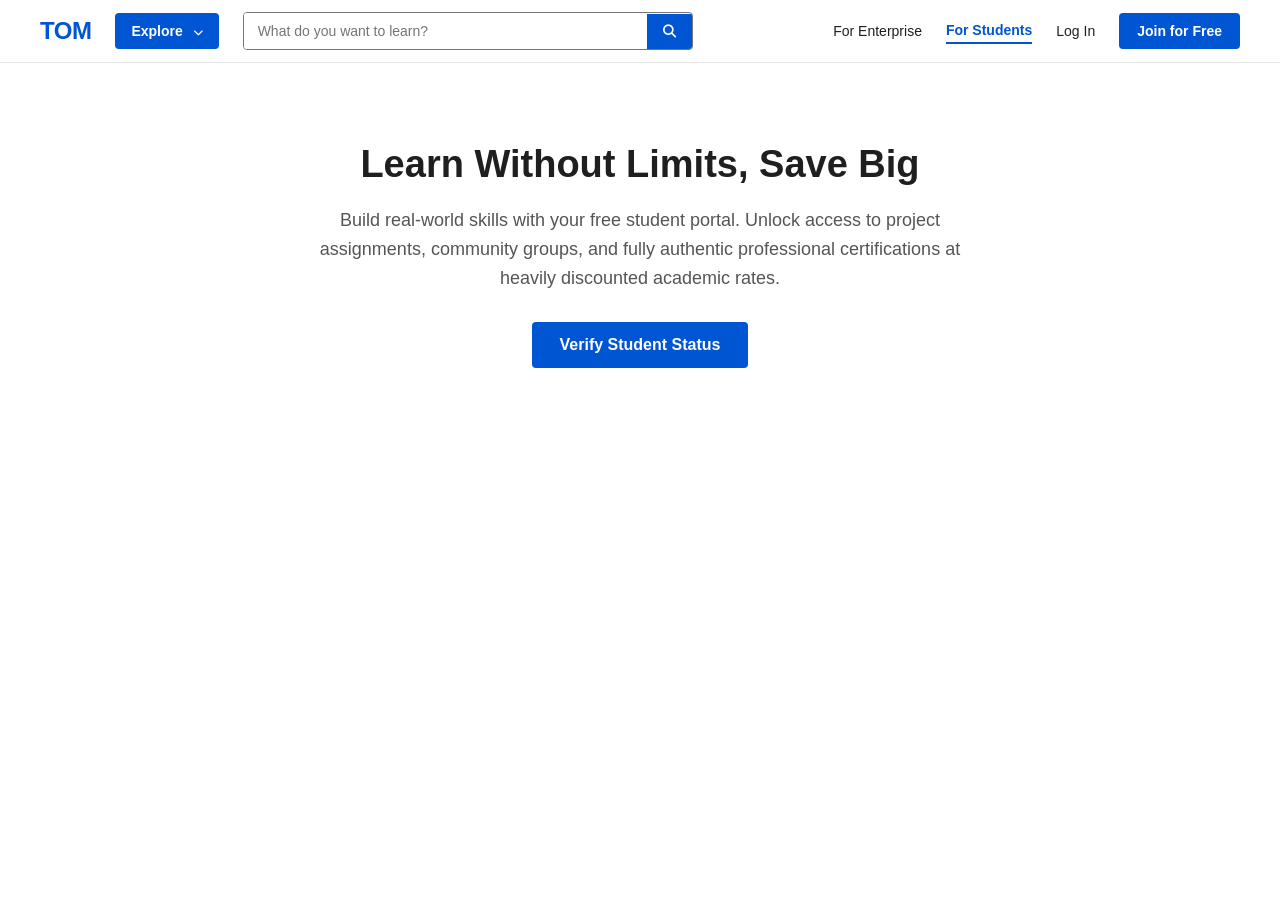
<file: students.html>
<!DOCTYPE html>
<html lang="en">
<head>
    <meta charset="UTF-8">
    <meta name="viewport" content="width=device-width, initial-scale=1.0">
    <title>TOM | For Students</title>
    <link rel="stylesheet" href="style.css">
    <link rel="stylesheet" href="https://cdnjs.cloudflare.com/ajax/libs/font-awesome/6.4.0/css/all.min.css">
</head>
<body>

    <header class="navbar">
        <div class="nav-left">
            <a href="index.html" class="logo">TOM</a>
            <button class="btn-explore" id="exploreBtn">Explore <i class="fas fa-chevron-down"></i></button>
            <div class="search-container">
                <input type="text" placeholder="What do you want to learn?" id="searchInput">
                <button class="search-btn" id="searchBtn"><i class="fas fa-search"></i></button>
            </div>
        </div>
        <div class="nav-right">
            <a href="enterprise.html" class="nav-link">For Enterprise</a>
            <a href="students.html" class="nav-link active">For Students</a>
            <a href="login.html" class="login-link">Log In</a>
            <a href="signup.html" class="btn-primary-link"><button class="btn-primary">Join for Free</button></a>
        </div>
    </header>

    <main class="page-content">
        <h1>Learn Without Limits, Save Big</h1>
        <p>Build real-world skills with your free student portal. Unlock access to project assignments, community groups, and fully authentic professional certifications at heavily discounted academic rates.</p>
        <div class="action-wrapper">
            <a href="signup.html" class="btn-primary-link"><button class="btn-primary" style="padding: 14px 28px; font-size: 16px;">Verify Student Status</button></a>
        </div>
    </main>

    <script src="script.js"></script>
</body>
</html>
</file>
<file: style.css>
/* ==========================================================================
   1. CORE GLOBAL CONFIGURATION & RESET
   ========================================================================== */
* {
    margin: 0;
    padding: 0;
    box-sizing: border-box;
    font-family: -apple-system, BlinkMacSystemFont, "Segoe UI", Roboto, "Helvetica Neue", Arial, sans-serif;
}

body {
    background-color: #ffffff;
    color: #1f1f1f;
}

.btn-primary-link {
    text-decoration: none;
    display: inline-block;
}

/* ==========================================================================
   2. REUSABLE STICKY NAVIGATION BAR
   ========================================================================== */
.navbar {
    display: flex;
    justify-content: space-between;
    align-items: center;
    padding: 12px 40px;
    border-bottom: 1px solid #e5e5e5;
    position: sticky;
    top: 0;
    background-color: #ffffff;
    z-index: 1000;
}

.nav-left, .nav-right {
    display: flex;
    align-items: center;
    gap: 24px;
}

.logo {
    font-size: 24px;
    font-weight: bold;
    color: #0056d2;
    letter-spacing: -0.5px;
    text-decoration: none;
}

.btn-explore {
    background-color: #0056d2;
    color: #ffffff;
    border: none;
    padding: 10px 16px;
    font-weight: 600;
    border-radius: 4px;
    cursor: pointer;
    font-size: 14px;
}

.btn-explore i {
    font-size: 10px;
    margin-left: 6px;
}

.search-container {
    display: flex;
    align-items: center;
    border: 1px solid #757575;
    border-radius: 4px;
    width: 450px;
    overflow: hidden;
}

.search-container input {
    border: none;
    padding: 10px 14px;
    width: 100%;
    outline: none;
    font-size: 14px;
}

.search-btn {
    background-color: #0056d2;
    color: #ffffff;
    border: none;
    padding: 10px 16px;
    cursor: pointer;
}

.nav-link, .login-link {
    text-decoration: none;
    color: #1f1f1f;
    font-size: 14px;
    font-weight: 500;
    padding: 4px 0;
}

.nav-link:hover, .login-link:hover {
    color: #0056d2;
}

.btn-primary {
    background-color: #0056d2;
    color: #ffffff;
    border: none;
    padding: 10px 18px;
    font-weight: 600;
    border-radius: 4px;
    cursor: pointer;
    font-size: 14px;
}

.nav-link.active, .login-link.active {
    color: #0056d2;
    font-weight: bold;
    border-bottom: 2px solid #0056d2;
}

/* ==========================================================================
   3. HOMEPAGE COMPONENTS (Hero & Partners)
   ========================================================================== */
.hero-section {
    position: relative;
    height: 460px;
    background-image: url('https://images.unsplash.com/photo-1581092921461-eab62e97a780?auto=format&fit=crop&w=1600&q=80');
    background-size: cover;
    background-position: center;
    display: flex;
    align-items: center;
    padding: 0 80px;
}

.hero-overlay {
    position: absolute;
    top: 0; left: 0; right: 0; bottom: 0;
    background: linear-gradient(90deg, rgba(10, 25, 47, 0.9) 30%, rgba(0, 86, 210, 0.4) 100%);
    z-index: 1;
}

.hero-content {
    position: relative;
    z-index: 2;
    color: #ffffff;
    max-width: 550px;
}

.hero-content h1 {
    font-size: 42px;
    font-weight: bold;
    margin-bottom: 20px;
}

.hero-content p {
    font-size: 18px;
    line-height: 1.5;
    margin-bottom: 30px;
}

.btn-hero {
    background-color: #ffffff;
    color: #0056d2;
    border: none;
    padding: 16px 32px;
    font-size: 16px;
    font-weight: bold;
    border-radius: 4px;
    cursor: pointer;
}

.partners-section {
    text-align: center;
    padding: 40px 20px;
    background-color: #ffffff;
}

.partners-section h3 {
    color: #636363;
    font-weight: 400;
    font-size: 15px;
    margin-bottom: 30px;
}

.partners-logos {
    display: flex;
    justify-content: center;
    align-items: center;
    flex-wrap: wrap;
    gap: 40px;
    max-width: 1100px;
    margin: 0 auto;
    border-bottom: 1px solid #e5e5e5;
    padding-bottom: 40px;
}

.partner-logo { font-size: 20px; font-weight: bold; color: #555555; }
.illinois { color: #f58220; font-family: serif; }
.duke { color: #001A57; font-family: serif; }
.google { color: #4285F4; }
.michigan { background-color: #00274c; color: #ffcb05; padding: 2px 8px; font-family: serif; }
.ibm { color: #0b43a8; font-style: italic; font-size: 24px; }
.imperial { color: #003145; }
.stanford { color: #8c1515; font-family: serif; }
.penn { color: #990000; font-family: serif; }

.goals-section { text-align: center; padding: 60px 20px; }
.goals-section h2 { font-size: 32px; }

/* ==========================================================================
   4. STATIC INNER MARKETING & INFRASTRUCTURE PAGES
   ========================================================================== */
.page-content {
    max-width: 1200px;
    margin: 80px auto;
    padding: 0 40px;
    text-align: center;
}

.page-content h1 { font-size: 38px; margin-bottom: 20px; color: #1f1f1f; }
.page-content p { font-size: 18px; color: #555555; max-width: 700px; margin: 0 auto 30px auto; line-height: 1.6; }
.action-wrapper { margin-top: 20px; }

.form-card {
    background: #ffffff; border: 1px solid #e5e5e5; padding: 40px;
    max-width: 450px; margin: 0 auto; border-radius: 8px;
    box-shadow: 0 4px 12px rgba(0, 0, 0, 0.05); text-align: left;
}
.form-card h2 { font-size: 28px; margin-bottom: 24px; }
.input-group { margin-bottom: 20px; }
.input-group label { display: block; font-size: 14px; font-weight: 600; margin-bottom: 8px; }
.input-group input { width: 100%; padding: 12px; border: 1px solid #757575; border-radius: 4px; font-size: 14px; outline: none; }
.input-group input:focus { border-color: #0056d2; }
.form-submit-btn { width: 100%; padding: 14px; font-size: 16px; margin-top: 10px; }
.form-footer-text { margin-top: 20px; font-size: 14px; text-align: center; }
.form-footer-text a { color: #0056d2; text-decoration: none; font-weight: bold; }

/* ==========================================================================
   5. SEARCH ENGINE CATALOG MIX SPLIT VIEW LAYOUT
   ========================================================================== */
.results-layout {
    display: grid; grid-template-columns: 280px 1fr;
    max-width: 1300px; margin: 30px auto; padding: 0 40px; gap: 40px;
}
.filter-sidebar { background-color: #ffffff; border-right: 1px solid #e5e5e5; padding-right: 20px; align-self: start; }
.filter-section { margin-bottom: 30px; }
.filter-section h3 { font-size: 16px; font-weight: bold; margin-bottom: 14px; color: #1f1f1f; }
.filter-checkbox-label { display: flex; align-items: center; gap: 10px; font-size: 14px; color: #404040; margin-bottom: 10px; cursor: pointer; }
.filter-checkbox { width: 16px; height: 16px; accent-color: #0056d2; }

.results-main-panel { display: flex; flex-direction: column; }
#searchQueryHeading { font-size: 26px; font-weight: bold; margin-bottom: 4px; }
#resultsCount { font-size: 14px; color: #636363; margin-bottom: 24px; }

.course-results-grid { display: grid; grid-template-columns: repeat(auto-fill, minmax(280px, 1fr)); gap: 24px; }
.course-display-card { background: #ffffff; border: 1px solid #dcdcdc; border-radius: 6px; padding: 20px; display: flex; flex-direction: column; justify-content: space-between; transition: transform 0.2s, box-shadow 0.2s; }
.course-display-card:hover { transform: translateY(-2px); box-shadow: 0 4px 12px rgba(0,0,0,0.08); }
.card-meta-category { font-size: 11px; font-weight: bold; color: #636363; text-transform: uppercase; margin-bottom: 8px; display: block; }
.course-display-card h4 { font-size: 16px; font-weight: bold; color: #1f1f1f; line-height: 1.4; margin-bottom: 10px; }

.badge-row { display: flex; gap: 8px; margin-bottom: 16px; flex-wrap: wrap; }
.badge-item { font-size: 11px; padding: 3px 8px; border-radius: 4px; font-weight: 600; }
.badge-level { background-color: #f1f3f5; color: #495057; }
.badge-budget { background-color: #e8f0fe; color: #1a73e8; }
.btn-view-course { width: 100%; text-align: center; background-color: #f8f9fa; color: #0056d2; border: 1px solid #0056d2; padding: 10px; font-size: 13px; font-weight: bold; border-radius: 4px; cursor: pointer; text-decoration: none; }
.btn-view-course:hover { background-color: #0056d2; color: #ffffff; }

/* ==========================================================================
   6. USER DASHBOARD LAYOUT STYLES
   ========================================================================== */
.dashboard-container { max-width: 1200px; margin: 40px auto; padding: 0 40px; }
.welcome-banner { margin-bottom: 40px; }
.welcome-banner h1 { font-size: 32px; font-weight: bold; margin-bottom: 8px; }
.welcome-banner p { color: #555555; font-size: 16px; }
.dashboard-grid { display: grid; grid-template-columns: 2fr 1fr; gap: 40px; }
.section-title { font-size: 22px; margin-bottom: 20px; border-bottom: 1px solid #e5e5e5; padding-bottom: 10px; }
.course-card-horizontal { display: flex; border: 1px solid #e5e5e5; border-radius: 8px; overflow: hidden; margin-bottom: 24px; background: #ffffff; }
.course-image-placeholder { width: 200px; display: flex; align-items: center; justify-content: center; font-size: 50px; color: #ffffff; }
.python-bg { background-color: #3776AB; }
.web-bg { background-color: #264de4; }
.course-card-details { padding: 24px; flex: 1; }
.partner-tag { font-size: 12px; color: #636363; text-transform: uppercase; font-weight: bold; display: block; margin-bottom: 6px; }
.course-card-details h3 { font-size: 20px; margin-bottom: 8px; }
.course-card-details p { font-size: 14px; color: #555555; margin-bottom: 16px; }
.progress-container { background-color: #e5e5e5; border-radius: 4px; height: 8px; width: 100%; margin-bottom: 6px; overflow: hidden; }
.progress-bar { background-color: #0056d2; height: 100%; }
.progress-text { font-size: 12px; color: #636363; display: block; margin-bottom: 16px; }
.resume-btn { padding: 8px 16px; font-size: 13px; }
.sidebar-card { background-color: #f8f9fa; border: 1px solid #e5e5e5; border-radius: 8px; padding: 24px; margin-bottom: 24px; }
.sidebar-card h3 { font-size: 18px; margin-bottom: 8px; }
.goal-subtext { font-size: 13px; color: #636363; margin-bottom: 16px; }
.stat-box { background: #ffffff; border: 1px solid #e5e5e5; padding: 16px; border-radius: 6px; text-align: center; }
.stat-number { font-size: 28px; font-weight: bold; color: #0056d2; display: block; }
.stat-label { font-size: 12px; color: #555; }
.recommendation-list { list-style: none; }
.recommendation-list li { margin-bottom: 12px; }
.recommendation-list a { color: #0056d2; text-decoration: none; font-size: 14px; font-weight: 500; }
.recommendation-list a:hover { text-decoration: underline; }
.user-avatar { width: 36px; height: 36px; background-color: #0056d2; color: white; border-radius: 50%; display: flex; align-items: center; justify-content: center; font-weight: bold; font-size: 16px; cursor: pointer; }

/* ==========================================================================
   7. RESPONSIVENESS BREAKPOINTS
   ========================================================================== */
@media (max-width: 900px) {
    .navbar { padding: 12px 20px; }
    .search-container { width: 200px; }
    .nav-left, .nav-right { gap: 12px; }
    .hero-section { padding: 0 40px; }
    .hero-content h1 { font-size: 32px; }
    .results-layout { grid-template-columns: 1fr; gap: 20px; }
    .filter-sidebar { border-right: none; border-bottom: 1px solid #e5e5e5; padding-bottom: 15px; }
    .dashboard-grid { grid-template-columns: 1fr; }
    .course-card-horizontal { flex-direction: column; }
    .course-image-placeholder { width: 100%; height: 120px; }
}
/* ==========================================================================
   8. COURSE DETAIL PAGE & POPULAR GRID SHELVES
   ========================================================================== */

/* Sub Header Tab Styling */
.sub-nav-tabs {
    background-color: #1f1f1f;
    padding: 10px 40px;
}

.tabs-container {
    max-width: 1300px;
    margin: 0 auto;
    display: flex;
    gap: 20px;
}

.tab-item {
    color: #b3b3b3;
    text-decoration: none;
    font-size: 13px;
    font-weight: 600;
    padding: 4px 8px;
}

.tab-item.active, .tab-item:hover {
    color: #ffffff;
    border-bottom: 2px solid #ffffff;
}

/* Split-Panel Promo Hero Layout */
.detail-hero-wrapper {
    background-color: #ffffff;
    padding: 30px 40px;
}

.detail-grid-container {
    max-width: 1300px;
    margin: 0 auto;
    display: grid;
    grid-template-columns: 1.2fr 1fr;
    gap: 24px;
}

/* Individual Card Styling rules */
.promo-banner-card {
    border-radius: 16px;
    padding: 35px;
    position: relative;
    display: flex;
    flex-direction: column;
    justify-content: space-between;
    min-height: 320px;
    overflow: hidden;
}

/* Theme 1: Left Plus Card Banner */
.plus-tier {
    background: linear-gradient(135deg, #fff3e0 0%, #ffcc80 50%, #1a73e8 100%);
    border: 1px solid #ffe0b2;
}

/* Theme 2: Right Teams Card Banner */
.teams-tier {
    background: linear-gradient(135deg, #0d47a1 0%, #1976d2 100%);
    color: #ffffff;
}

/* Labels and tag lines inside cards */
.tier-tag {
    font-size: 11px;
    font-weight: 800;
    letter-spacing: 1px;
    color: #0056d2;
    margin-bottom: 12px;
}

.tier-tag span {
    background-color: #0056d2;
    color: white;
    padding: 1px 4px;
    border-radius: 2px;
}

.tier-tag.grey {
    color: #e0e0e0;
}

.promo-banner-card h1 {
    font-size: 28px;
    font-weight: bold;
    color: #1f1f1f;
    margin-bottom: 8px;
}

.promo-banner-card h2 {
    font-size: 26px;
    font-weight: bold;
    line-height: 1.3;
}

.promo-banner-card p {
    font-size: 14px;
    color: #404040;
    line-height: 1.5;
    max-width: 420px;
    margin: 0;
}

.teams-tier p {
    color: #e0e0e0;
}

/* Pricing Layout Matrix */
.price-display {
    margin: 15px 0;
    display: flex;
    align-items: baseline;
    gap: 10px;
}

.old-price {
    font-size: 16px;
    text-decoration: line-through;
    color: #757575;
}

.current-price {
    font-size: 32px;
    font-weight: 800;
    color: #d84315;
}

.current-price small {
    font-size: 14px;
    font-weight: normal;
    color: #404040;
}

/* Interactive Banner Navigation Control */
.btn-action-banner {
    align-self: start;
    border: none;
    padding: 12px 24px;
    font-size: 14px;
    font-weight: bold;
    border-radius: 24px;
    cursor: pointer;
    display: flex;
    align-items: center;
    gap: 8px;
}

.text-light { background-color: #0056d2; color: #ffffff; }
.text-blue { background-color: #ffffff; color: #0056d2; }

/* Mini graphics elements inside layers */
.discount-badge-circle {
    position: absolute;
    right: 30px;
    bottom: 30px;
    width: 110px;
    height: 110px;
    background-color: #ffb300;
    border-radius: 50%;
    color: #1f1f1f;
    display: flex;
    flex-direction: column;
    align-items: center;
    justify-content: center;
    text-align: center;
    padding: 10px;
    box-shadow: 0 4px 10px rgba(0,0,0,0.15);
}

.discount-badge-circle strong { font-size: 16px; font-weight: 900; }
.discount-badge-circle span { font-size: 10px; font-weight: 600; line-height: 1.1; }

.partner-logos-mini {
    display: flex;
    gap: 15px;
    color: #757575;
    font-size: 16px;
    margin-top: 15px;
}

/* Content Columns Shelf blocks */
.suggestions-section {
    max-width: 1300px;
    margin: 40px auto;
    padding: 0 40px;
}

.shelf-title {
    font-size: 22px;
    font-weight: bold;
    margin-bottom: 20px;
}

.shelves-container-grid {
    display: grid;
    grid-template-columns: repeat(3, 1fr);
    gap: 24px;
}

.shelf-column {
    background-color: #f8f9fa;
    border-radius: 8px;
    padding: 20px;
    border: 1px solid #e5e5e5;
}

.shelf-header {
    display: flex;
    justify-content: space-between;
    align-items: center;
    margin-bottom: 20px;
}

.shelf-header h3 {
    font-size: 15px;
    font-weight: bold;
    color: #1f1f1f;
}

.shelf-header i {
    font-size: 12px;
    color: #0056d2;
    cursor: pointer;
}

/* Mini Inline rows item cards description */
.mini-course-row {
    display: flex;
    gap: 16px;
    background-color: #ffffff;
    border: 1px solid #e5e5e5;
    border-radius: 6px;
    padding: 12px;
    margin-bottom: 12px;
    cursor: pointer;
    transition: box-shadow 0.2s;
}

.mini-course-row:hover {
    box-shadow: 0 2px 8px rgba(0,0,0,0.06);
}

.mini-img-box {
    width: 48px;
    height: 48px;
    border-radius: 4px;
    display: flex;
    align-items: center;
    justify-content: center;
    font-size: 20px;
    color: white;
    flex-shrink: 0;
}

/* Quick gradient variations for custom icon branding placeholders */
.blue-gradient { background: linear-gradient(45deg, #1e3c72, #2a5298); }
.purple-gradient { background: linear-gradient(45deg, #6a11cb, #2575fc); }
.dark-gradient { background: linear-gradient(45deg, #3a6073, #3a6073); }
.orange-gradient { background: linear-gradient(45deg, #f12711, #f5af19); }
.color-gradient { background: linear-gradient(45deg, #11998e, #38ef7d); }

.mini-info {
    display: flex;
    flex-direction: column;
    justify-content: center;
}

.mini-info .provider {
    font-size: 11px;
    color: #757575;
    margin-bottom: 2px;
}

.mini-info h4 {
    font-size: 13px;
    font-weight: bold;
    color: #1f1f1f;
    margin-bottom: 4px;
    line-height: 1.3;
}

.mini-info .type-rating {
    font-size: 11px;
    color: #636363;
}

.text-gold { color: #f5af19; }

/* Responsive break settings overrides */
@media (max-width: 1000px) {
    .detail-grid-container { grid-template-columns: 1fr; }
    .shelves-container-grid { grid-template-columns: 1fr; }
}
/* ==========================================================================
   9. E-LEARNING INTERACTIVE WORKSPACE LAYOUT & SIDEBAR
   ========================================================================== */
.workspace-layout {
    display: grid;
    grid-template-columns: 1fr 360px;
    height: calc(100vh - 65px);
    background-color: #ffffff;
}

.video-main-panel {
    padding: 24px;
    overflow-y: auto;
}

.video-wrapper {
    position: relative;
    padding-bottom: 56.25%; /* 16:9 Aspect Ratio */
    height: 0;
    overflow: hidden;
    background-color: #000000;
    border-radius: 8px;
    box-shadow: 0 4px 12px rgba(0,0,0,0.1);
}

.video-wrapper iframe {
    position: absolute;
    top: 0; left: 0; width: 100%; height: 100%;
}

.materials-tab { margin-top: 24px; }
.materials-tab h3 { font-size: 20px; margin-bottom: 10px; }
.materials-tab p { font-size: 14px; color: #555; line-height: 1.6; text-align: left; margin-bottom: 20px;}

.download-resources { display: flex; gap: 20px; }
.resource-link {
    display: inline-flex; align-items: center; gap: 8px;
    padding: 10px 16px; border: 1px solid #0056d2; color: #0056d2;
    text-decoration: none; border-radius: 4px; font-size: 13px; font-weight: 600;
}
.resource-link:hover { background-color: #e8f0fe; }

/* Syllabus Curriculum Playlist sidebar panel styling */
.syllabus-sidebar {
    background-color: #f8f9fa; border-left: 1px solid #e5e5e5;
    padding: 20px; overflow-y: auto;
}
.syllabus-sidebar h3 { font-size: 16px; margin-bottom: 20px; border-bottom: 2px solid #e5e5e5; padding-bottom: 8px;}
.module-group { margin-bottom: 24px; }
.module-group-header { font-size: 13px; font-weight: bold; color: #636363; text-transform: uppercase; margin-bottom: 10px; }
.lecture-item {
    display: flex; align-items: center; gap: 12px; padding: 12px;
    border-radius: 4px; font-size: 13px; color: #333; cursor: pointer; margin-bottom: 4px;
}
.lecture-item:hover { background-color: #e9ecef; }
.lecture-item.item-active { background-color: #e8f0fe; color: #0056d2; font-weight: 600; }

/* ==========================================================================
   10. MODAL POPUP EVALUATION QUIZ WINDOW OVERLAY
   ========================================================================== */
.quiz-modal-overlay {
    position: fixed; top: 0; left: 0; right: 0; bottom: 0;
    background-color: rgba(0, 0, 0, 0.6); display: none;
    align-items: center; justify-content: center; z-index: 2000;
}
.quiz-card {
    background: #ffffff; border-radius: 8px; width: 100%; max-width: 550px;
    padding: 30px; box-shadow: 0 10px 25px rgba(0,0,0,0.2);
}
.quiz-header { display: flex; justify-content: space-between; align-items: center; margin-bottom: 20px; }
.close-modal-btn { background: none; border: none; font-size: 28px; cursor: pointer; color: #aaa; }
.close-modal-btn:hover { color: #333; }
.quiz-instruction { font-size: 14px; color: #555; margin-bottom: 20px; }
.quiz-question-block { background-color: #f8f9fa; padding: 20px; border-radius: 6px; margin-bottom: 24px; border: 1px solid #e5e5e5;}
.question-text { font-size: 15px; margin-bottom: 14px; color: #1f1f1f; line-height: 1.4; }
.quiz-radio-option { display: flex; align-items: center; gap: 10px; font-size: 14px; margin-bottom: 12px; cursor: pointer; padding: 8px; border: 1px solid transparent; border-radius: 4px;}
.quiz-radio-option:hover { background-color: #e9ecef; }

/* ==========================================================================
   11. PRINTABLE DYNAMIC GRADUATION CERTIFICATE CANVAS 
   ========================================================================== */
.print-actions-toolbar {
    max-width: 1000px; margin: 20px auto; display: flex; gap: 15px; justify-content: center;
}
.certificate-canvas {
    width: 1000px; height: 700px; background-color: #ffffff; margin: 0 auto 40px auto;
    box-shadow: 0 8px 24px rgba(0,0,0,0.15); display: grid; grid-template-columns: 220px 1fr;
    position: relative; overflow: hidden; border: 4px solid #ffffff; outline: 1px solid #dcdcdc;
}
.cert-branding-sidebar {
    background-color: #031b33; color: #ffffff; padding: 40px 20px;
    display: flex; flex-direction: column; justify-content: space-between; align-items: center;
}
.cert-logo-wrapper { text-align: center; display: flex; flex-direction: column; align-items: center; gap: 10px;}
.cert-logo-wrapper i { font-size: 40px; color: #ffffff; }
.cert-logo-wrapper span { font-size: 13px; font-weight: bold; letter-spacing: 1.5px; }
.cert-qr-wrapper i { font-size: 110px; opacity: 0.85; color: #ffffff; }

.cert-content-body { padding: 50px 60px; position: relative; display: flex; flex-direction: column; justify-content: center; }

/* Golden seal components layer alignments */
.cert-gold-badge-container { position: absolute; top: 40px; right: 60px; display: flex; flex-direction: column; align-items: center; }
.gold-seal-badge {
    width: 95px; height: 95px; background: radial-gradient(circle, #ffe082 0%, #ffb300 100%);
    border-radius: 50%; display: flex; flex-direction: column; align-items: center; justify-content: center;
    border: 3px dotted #ff8f00; outline: 2px solid #ffb300; box-shadow: 0 4px 10px rgba(0,0,0,0.1); z-index: 2;
}
.star-row { font-size: 8px; color: #ff8f00; margin-bottom: 2px; }
.gold-seal-badge strong { font-size: 18px; color: #031b33; font-weight: bold; font-family: serif; }
.gold-seal-badge small { font-size: 8px; color: #031b33; font-weight: bold; letter-spacing: 0.5px; }
.ribbon-tail {
    width: 45px; height: 60px; background-color: #031b33; position: absolute; bottom: -35px;
    clip-path: polygon(0% 0%, 100% 0%, 100% 100%, 50% 75%, 0% 100%); z-index: 1; opacity: 0.95;
}

.cert-main-header { font-family: serif; font-size: 58px; font-weight: bold; color: #000000; letter-spacing: 4px; line-height: 1; }
.cert-sub-header { font-size: 26px; font-weight: bold; letter-spacing: 2px; color: #1f1f1f; margin-bottom: 35px; margin-top: 5px;}
.cert-intro-text { font-size: 16px; font-style: italic; color: #636363; margin-bottom: 15px; }

/* Elegant handwriting signature script rules variables styling */
.cert-recipient-name { font-size: 54px; font-weight: bold; color: #000000; border-bottom: 2px solid #dcdcdc; padding-bottom: 8px; margin-bottom: 30px; display: inline-block; font-family: system-ui, sans-serif; }
.cert-verification-declaration { font-size: 15px; color: #444; line-height: 1.6; margin-bottom: 45px; }
.cert-verification-declaration strong { color: #000000; font-size: 16px; }
.cert-verification-declaration span { font-style: italic; color: #636363; font-size: 14px; }

.cert-signature-row { display: flex; justify-content: space-between; margin-top: 10px; width: 100%; max-width: 600px;}
.sig-block { display: flex; flex-direction: column; text-align: left; }
.sig-line { width: 220px; border-bottom: 1px solid #aaaaaa; padding-bottom: 5px; margin-bottom: 8px; font-size: 20px; font-style: italic; color: #222; }
.sig-block strong { font-size: 13px; color: #000000; }
.sig-block span { font-size: 11px; color: #636363; font-weight: bold; letter-spacing: 0.5px; }

.cert-hash-tracker { font-size: 10px; color: #999999; font-family: monospace; position: absolute; bottom: 20px; left: 60px; }

/* Hard copy printing instruction layout formatting rules standard overrides */
@media print {
    body { background-color: #ffffff !important; padding: 0 !important; margin: 0 !important; }
    .print-actions-toolbar, .navbar { display: none !important; }
    .certificate-canvas { box-shadow: none !important; margin: 0 !important; border: none !important; page-break-inside: avoid; }
}
</file>
